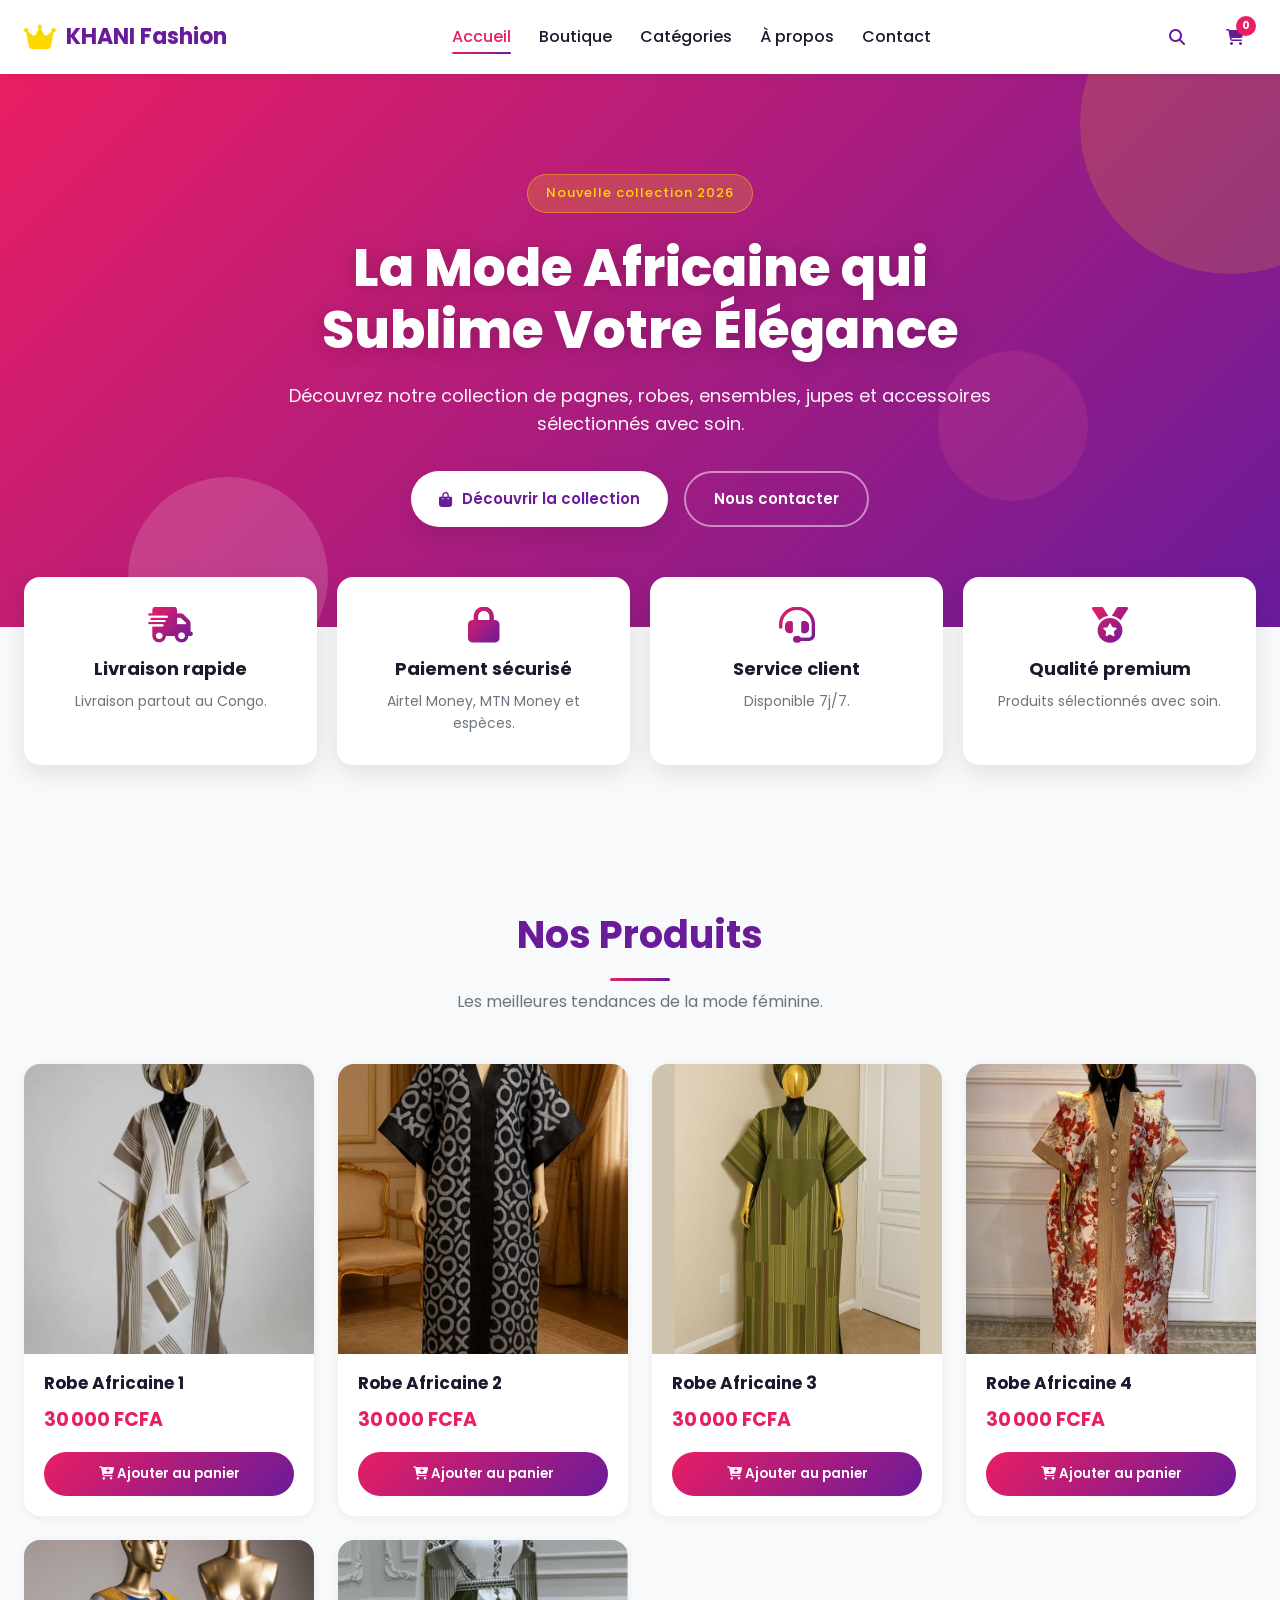
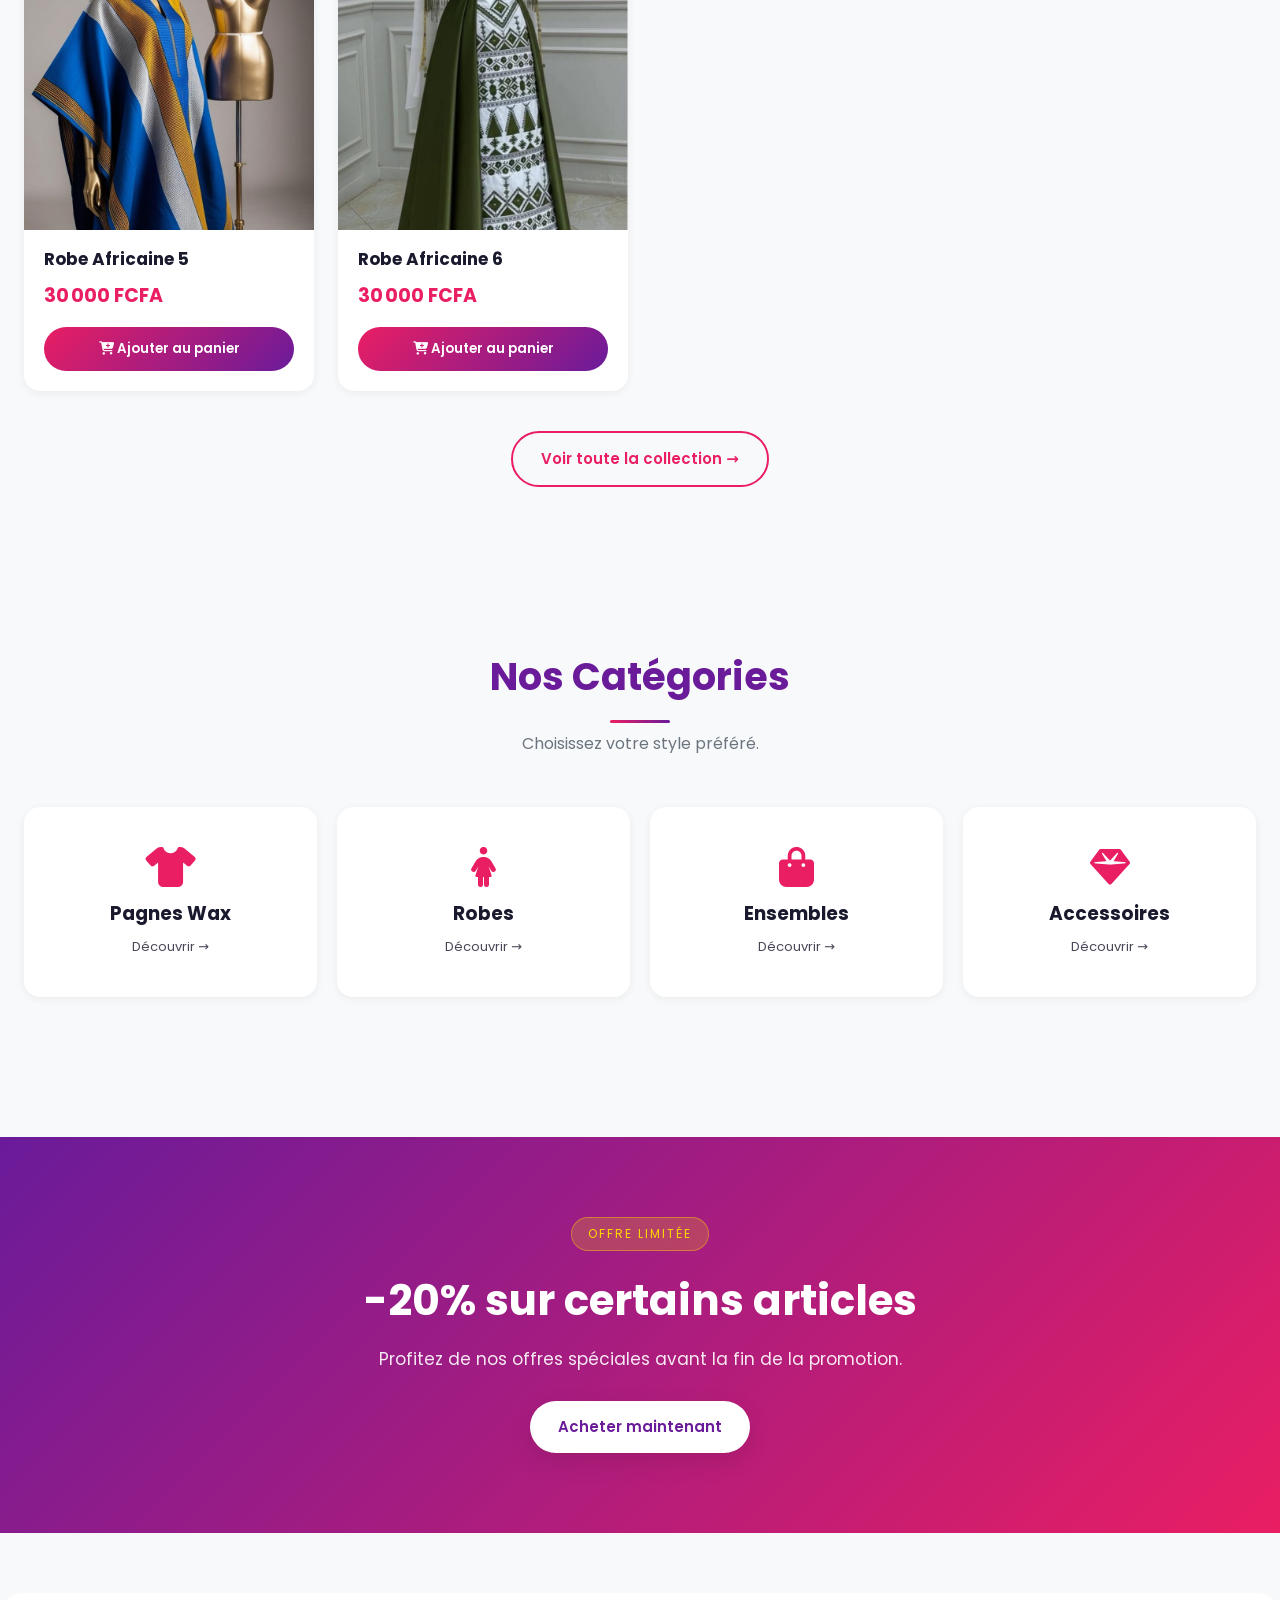
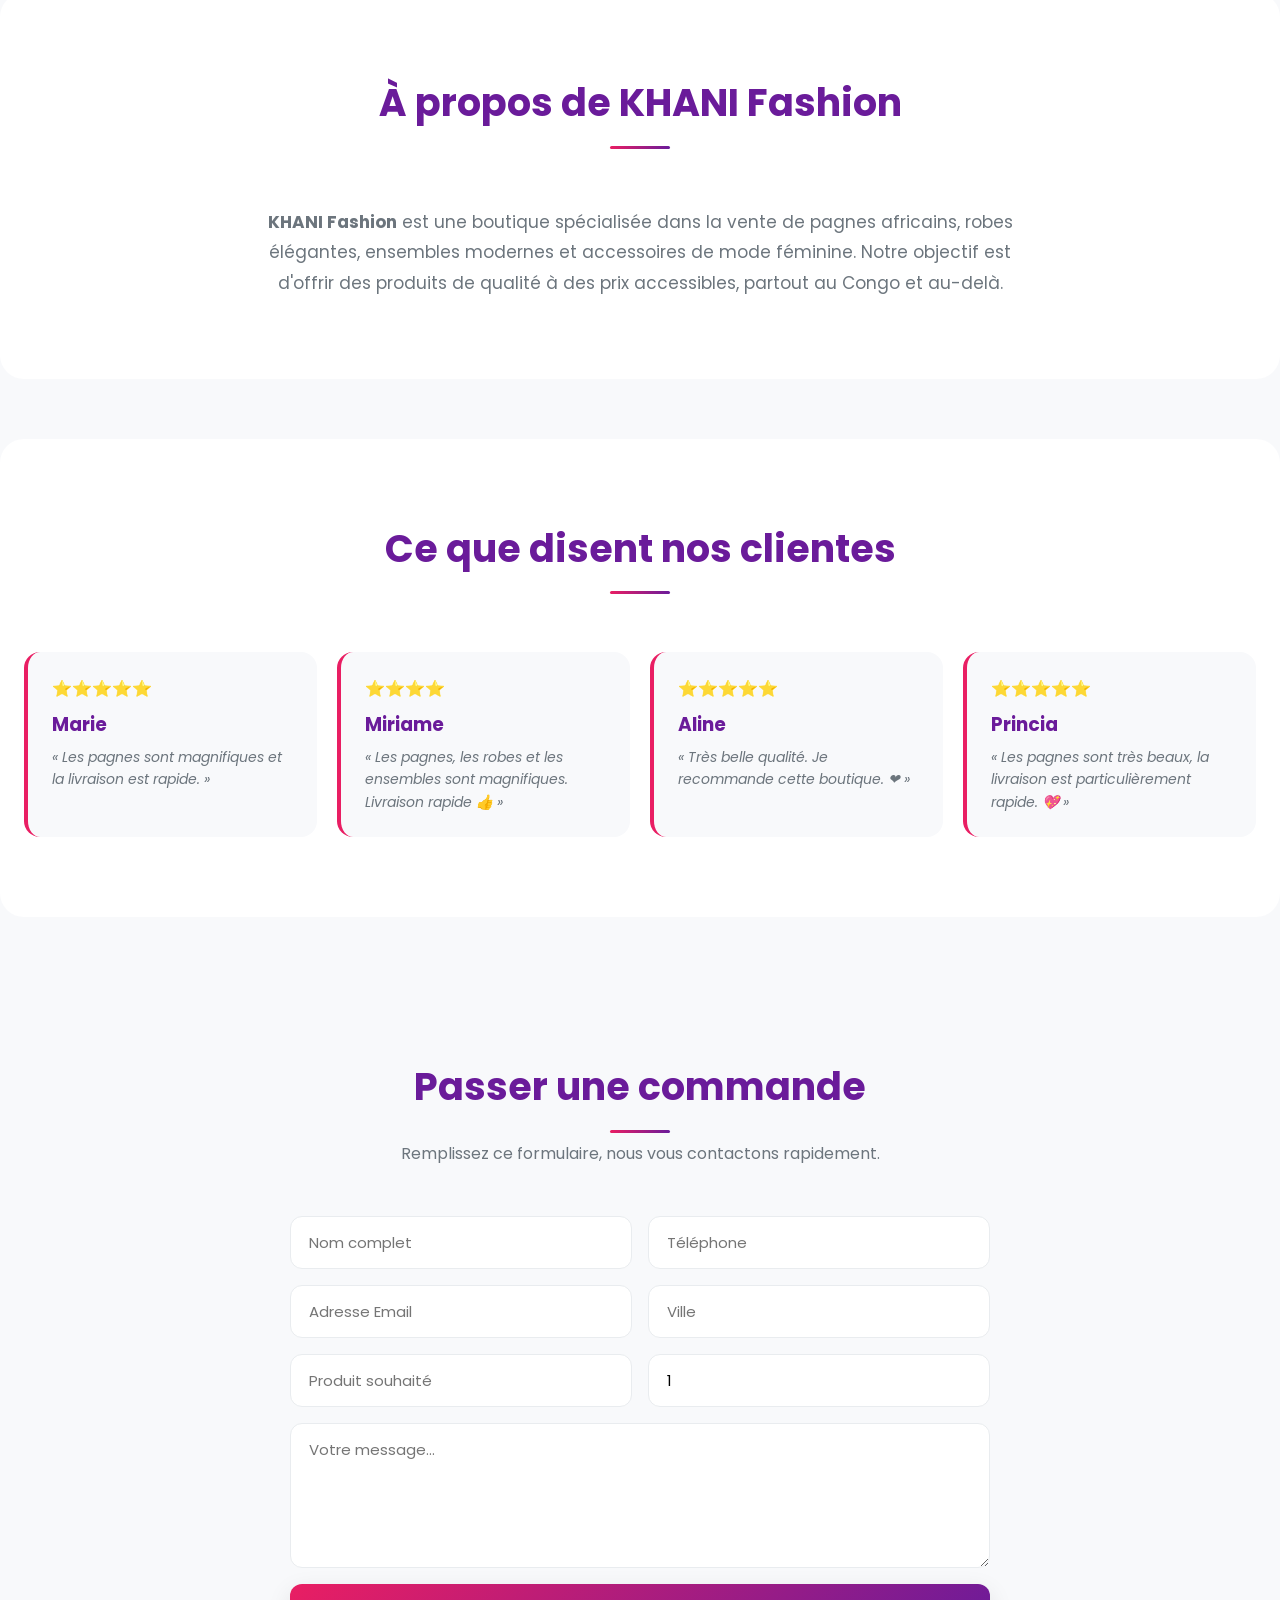
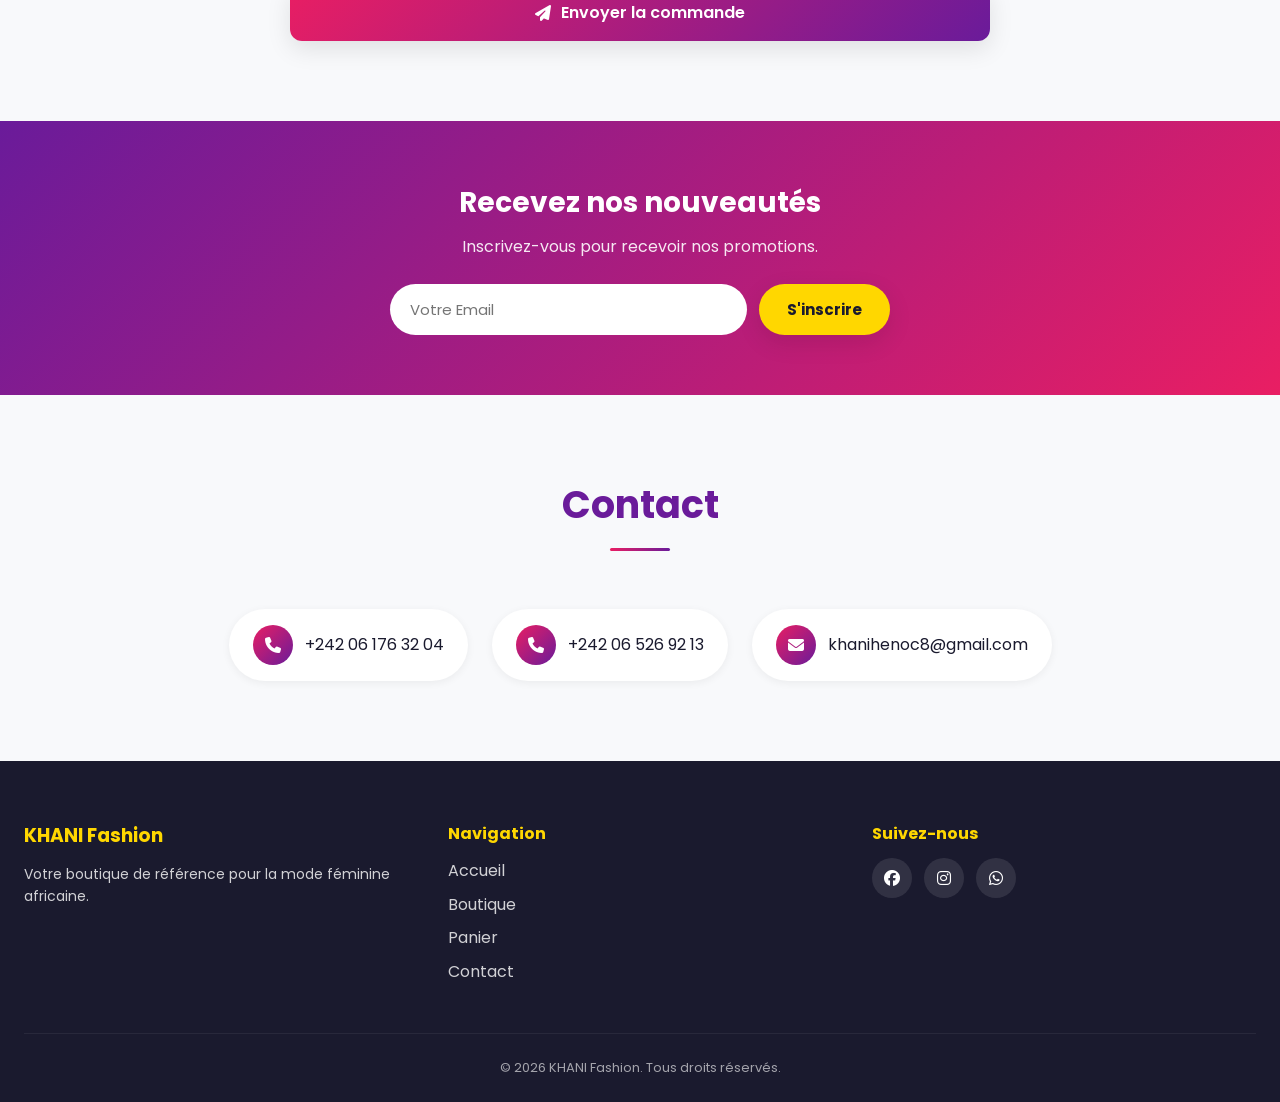
<file: index.html>
﻿<!DOCTYPE html>
<html lang="fr">
<head>
    <meta charset="UTF-8">
    <meta name="viewport" content="width=device-width, initial-scale=1.0">
    <title>KHANI Fashion | Mode Africaine Élégante</title>
    <meta name="description" content="KHANI Fashion - Boutique en ligne de pagnes africains, robes élégantes, ensembles modernes et accessoires de mode féminine au Congo.">
    <meta name="keywords" content="Pagne, Wax, Robe, Mode africaine, Congo, Brazzaville, KHANI">
    <meta property="og:title" content="KHANI Fashion - Mode Africaine Élégante">
    <meta property="og:description" content="Découvrez notre collection de mode africaine moderne">
    <meta property="og:type" content="website">

    <!-- Polices & Icônes -->
    <link rel="preconnect" href="https://fonts.googleapis.com">
    <link rel="preconnect" href="https://fonts.gstatic.com" crossorigin>
    <link href="https://fonts.googleapis.com/css2?family=Poppins:wght@300;400;500;600;700;800&display=swap" rel="stylesheet">
    <link rel="stylesheet" href="https://cdnjs.cloudflare.com/ajax/libs/font-awesome/6.6.0/css/all.min.css">

    <!-- Favicon SVG inline -->
    <link rel="icon" type="image/svg+xml" href="data:image/svg+xml,<svg xmlns='http://www.w3.org/2000/svg' viewBox='0 0 100 100'><text y='.9em' font-size='90'>👑</text></svg>">

    <link rel="stylesheet" href="css/style.css">
</head>
<body>

    <!-- HEADER -->
    <header class="navbar-wrap">
        <nav class="navbar">
            <a href="index.html" class="logo">
                <i class="fa-solid fa-crown"></i>
                <span>KHANI Fashion</span>
            </a>
            <ul class="menu">
                <li><a href="index.html" class="active">Accueil</a></li>
                <li><a href="boutique.html">Boutique</a></li>
                <li><a href="#categories">Catégories</a></li>
                <li><a href="#apropos">À propos</a></li>
                <li><a href="#contact">Contact</a></li>
            </ul>
            <div class="icons">
                <a href="boutique.html" class="icon-btn" title="Rechercher"><i class="fa-solid fa-magnifying-glass"></i></a>
                <a href="panier.html" class="icon-btn panier-link" title="Panier">
                    <i class="fa-solid fa-cart-shopping"></i>
                    <span id="nombrePanier" class="cart-count">0</span>
                </a>
                <button class="menu-toggle" onclick="document.querySelector('.menu').classList.toggle('open')">
                    <i class="fa-solid fa-bars"></i>
                </button>
            </div>
        </nav>
    </header>

    <!-- HERO -->
    <section class="hero">
        <div class="hero-content">
            <span class="hero-badge">Nouvelle collection 2026</span>
            <h1 class="hero-title">La Mode Africaine qui Sublime Votre Élégance</h1>
            <p class="hero-subtitle">
                Découvrez notre collection de pagnes, robes, ensembles, jupes et accessoires
                sélectionnés avec soin.
            </p>
            <div class="hero-actions">
                <a href="boutique.html" class="btn btn-primary">
                    <i class="fa-solid fa-bag-shopping"></i> Découvrir la collection
                </a>
                <a href="#contact" class="btn btn-ghost">Nous contacter</a>
            </div>
        </div>
        <div class="hero-decoration">
            <div class="circle circle-1"></div>
            <div class="circle circle-2"></div>
            <div class="circle circle-3"></div>
        </div>
    </section>

    <!-- AVANTAGES -->
    <section class="services">
        <div class="service-box">
            <i class="fa-solid fa-truck-fast"></i>
            <h3>Livraison rapide</h3>
            <p>Livraison partout au Congo.</p>
        </div>
        <div class="service-box">
            <i class="fa-solid fa-lock"></i>
            <h3>Paiement sécurisé</h3>
            <p>Airtel Money, MTN Money et espèces.</p>
        </div>
        <div class="service-box">
            <i class="fa-solid fa-headset"></i>
            <h3>Service client</h3>
            <p>Disponible 7j/7.</p>
        </div>
        <div class="service-box">
            <i class="fa-solid fa-medal"></i>
            <h3>Qualité premium</h3>
            <p>Produits sélectionnés avec soin.</p>
        </div>
    </section>

    <!-- PRODUITS VEDETTES -->
    <section id="produits" class="section">
        <div class="section-title">
            <h2>Nos Produits</h2>
            <p>Les meilleures tendances de la mode féminine.</p>
        </div>
        <div class="products">
            <div class="loading-state">
                <i class="fa-solid fa-spinner fa-spin"></i> Chargement des produits...
            </div>
        </div>
        <div class="section-action">
            <a href="boutique.html" class="btn btn-outline">Voir toute la collection →</a>
        </div>
    </section>

    <!-- CATÉGORIES -->
    <section id="categories" class="section categories">
        <div class="section-title">
            <h2>Nos Catégories</h2>
            <p>Choisissez votre style préféré.</p>
        </div>
        <div class="category-container">
            <a href="boutique.html" class="category-card">
                <i class="fa-solid fa-shirt"></i>
                <h3>Pagnes Wax</h3>
                <span>Découvrir →</span>
            </a>
            <a href="boutique.html" class="category-card">
                <i class="fa-solid fa-person-dress"></i>
                <h3>Robes</h3>
                <span>Découvrir →</span>
            </a>
            <a href="boutique.html" class="category-card">
                <i class="fa-solid fa-bag-shopping"></i>
                <h3>Ensembles</h3>
                <span>Découvrir →</span>
            </a>
            <a href="boutique.html" class="category-card">
                <i class="fa-solid fa-gem"></i>
                <h3>Accessoires</h3>
                <span>Découvrir →</span>
            </a>
        </div>
    </section>

    <!-- PROMOTION -->
    <section class="promotion">
        <div class="promo-content">
            <span class="promo-badge">OFFRE LIMITÉE</span>
            <h2>-20% sur certains articles</h2>
            <p>Profitez de nos offres spéciales avant la fin de la promotion.</p>
            <a href="boutique.html" class="btn btn-primary">Acheter maintenant</a>
        </div>
    </section>

    <!-- À PROPOS -->
    <section id="apropos" class="section about">
        <div class="section-title">
            <h2>À propos de KHANI Fashion</h2>
        </div>
        <div class="about-content">
            <p>
                <strong>KHANI Fashion</strong> est une boutique spécialisée dans la vente
                de pagnes africains, robes élégantes, ensembles modernes et accessoires
                de mode féminine. Notre objectif est d'offrir des produits de qualité
                à des prix accessibles, partout au Congo et au-delà.
            </p>
        </div>
    </section>

    <!-- TÉMOIGNAGES -->
    <section class="section testimonials">
        <div class="section-title">
            <h2>Ce que disent nos clientes</h2>
        </div>
        <div class="testimonial-container">
            <div class="testimonial">
                <div class="stars">⭐⭐⭐⭐⭐</div>
                <h3>Marie</h3>
                <p>« Les pagnes sont magnifiques et la livraison est rapide. »</p>
            </div>
            <div class="testimonial">
                <div class="stars">⭐⭐⭐⭐</div>
                <h3>Miriame</h3>
                <p>« Les pagnes, les robes et les ensembles sont magnifiques. Livraison rapide 👍 »</p>
            </div>
            <div class="testimonial">
                <div class="stars">⭐⭐⭐⭐⭐</div>
                <h3>Aline</h3>
                <p>« Très belle qualité. Je recommande cette boutique. ❤️ »</p>
            </div>
            <div class="testimonial">
                <div class="stars">⭐⭐⭐⭐⭐</div>
                <h3>Princia</h3>
                <p>« Les pagnes sont très beaux, la livraison est particulièrement rapide. 💖 »</p>
            </div>
        </div>
    </section>

    <!-- COMMANDE RAPIDE -->
    <section id="commande" class="section commande">
        <div class="section-title">
            <h2>Passer une commande</h2>
            <p>Remplissez ce formulaire, nous vous contactons rapidement.</p>
        </div>
        <form id="orderForm" class="form-grid">
            <input type="text" name="nom" placeholder="Nom complet" required>
            <input type="tel" name="telephone" placeholder="Téléphone" required>
            <input type="email" name="email" placeholder="Adresse Email">
            <input type="text" name="ville" placeholder="Ville">
            <input type="text" name="produit" placeholder="Produit souhaité" required>
            <input type="number" name="quantite" placeholder="Quantité" min="1" value="1" required>
            <textarea name="message" rows="5" placeholder="Votre message..."></textarea>
            <button type="submit" class="btn btn-primary btn-block">
                <i class="fa-solid fa-paper-plane"></i> Envoyer la commande
            </button>
        </form>
    </section>

    <!-- NEWSLETTER -->
    <section class="newsletter">
        <h2>Recevez nos nouveautés</h2>
        <p>Inscrivez-vous pour recevoir nos promotions.</p>
        <form class="newsletter-form">
            <input type="email" placeholder="Votre Email" required>
            <button type="submit" class="btn btn-primary">S'inscrire</button>
        </form>
    </section>

    <!-- CONTACT -->
    <section id="contact" class="section contact">
        <div class="section-title">
            <h2>Contact</h2>
        </div>
        <div class="contact-grid">
            <div class="contact-item">
                <i class="fa-solid fa-phone"></i>
                <span data-contact="phone1">+242 06 176 32 04</span>
            </div>
            <div class="contact-item">
                <i class="fa-solid fa-phone"></i>
                <span data-contact="phone2">+242 06 526 92 13</span>
            </div>
            <div class="contact-item">
                <i class="fa-solid fa-envelope"></i>
                <span data-contact="email">khanihenoc8@gmail.com</span>
            </div>
        </div>
    </section>

    <!-- FOOTER -->
    <footer>
        <div class="footer-grid">
            <div>
                <h3>KHANI Fashion</h3>
                <p>Votre boutique de référence pour la mode féminine africaine.</p>
            </div>
            <div>
                <h4>Navigation</h4>
                <ul>
                    <li><a href="index.html">Accueil</a></li>
                    <li><a href="boutique.html">Boutique</a></li>
                    <li><a href="panier.html">Panier</a></li>
                    <li><a href="#contact">Contact</a></li>
                </ul>
            </div>
            <div>
                <h4>Suivez-nous</h4>
                <div class="social">
                    <a href="#" aria-label="Facebook"><i class="fab fa-facebook"></i></a>
                    <a href="#" aria-label="Instagram"><i class="fab fa-instagram"></i></a>
                    <a href="#" aria-label="WhatsApp"><i class="fab fa-whatsapp"></i></a>
                </div>
            </div>
        </div>
        <p class="footer-copy">© 2026 KHANI Fashion. Tous droits réservés.</p>
    </footer>

    <script src="js/config.js"></script>
    <script src="js/fallback.js"></script>
    <script src="js/supabase.js"></script>
    <script src="js/script.js"></script>
</body>
</html>
</file>
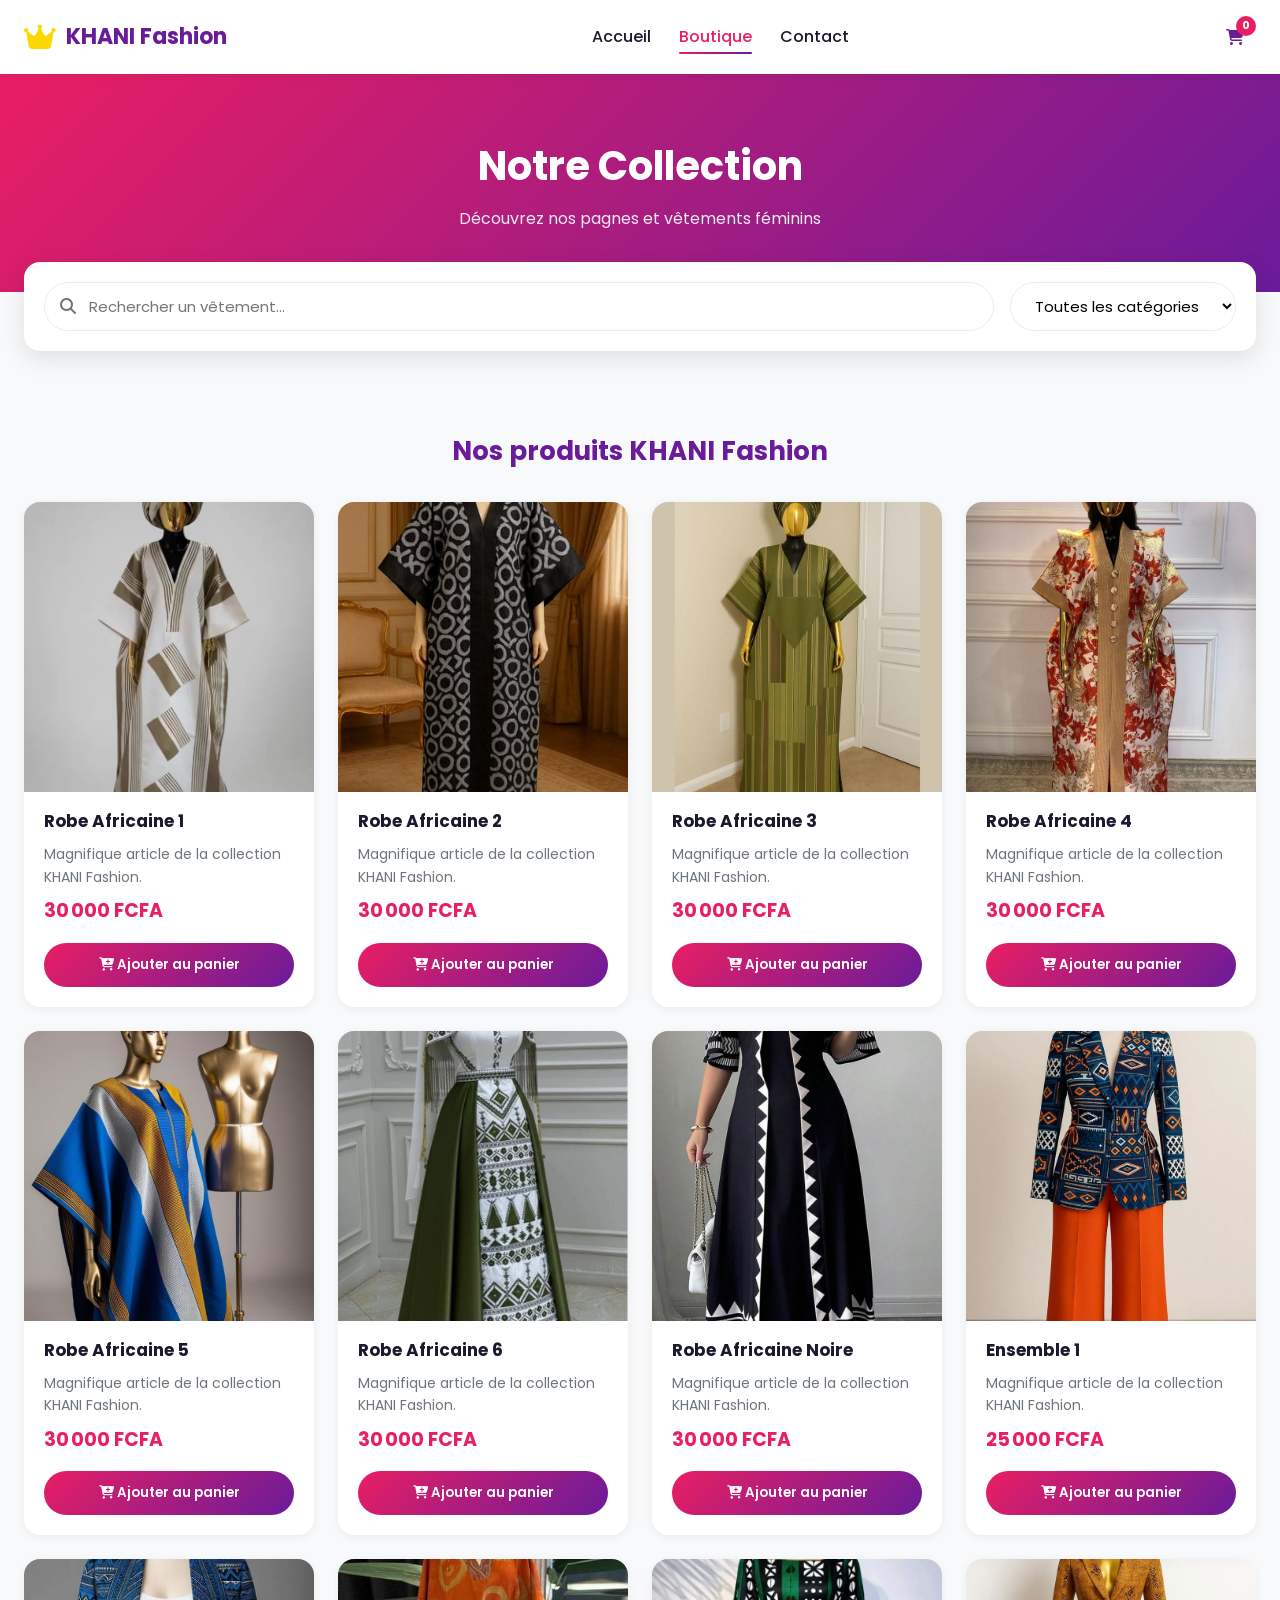
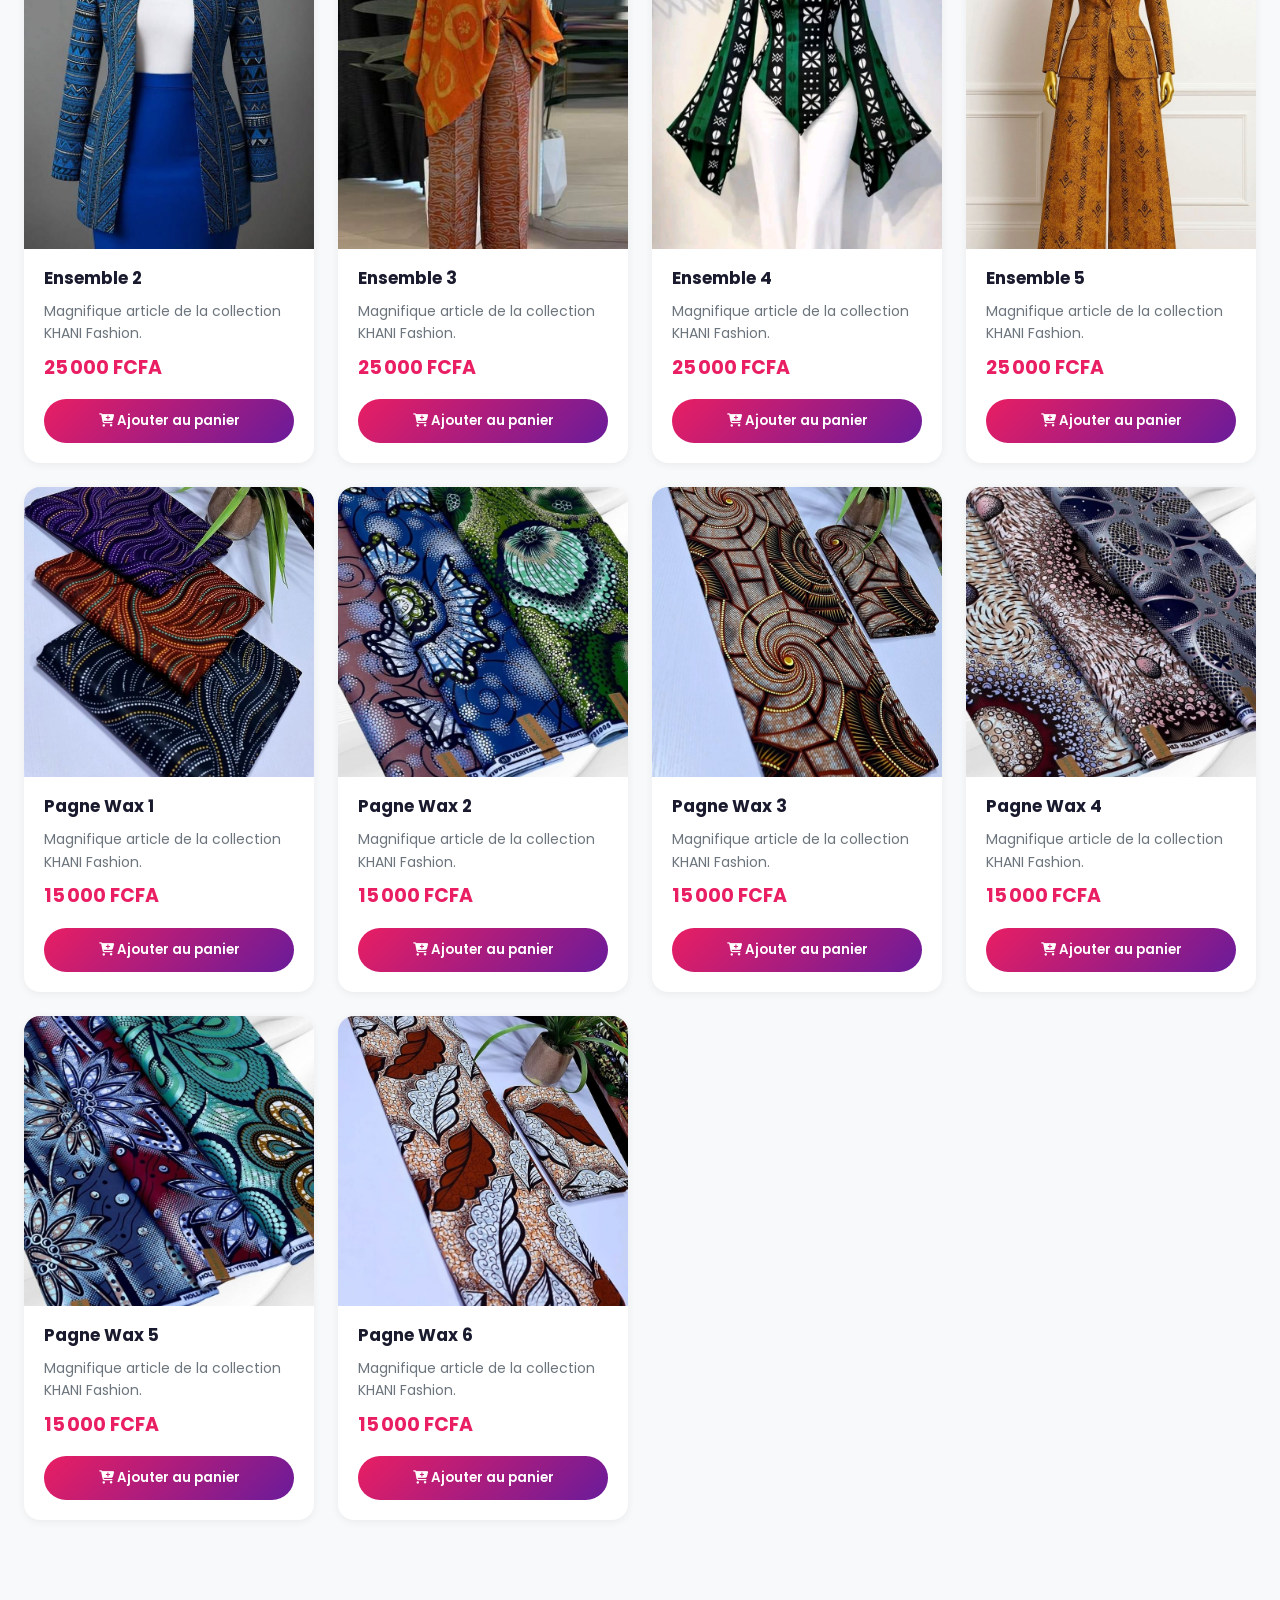
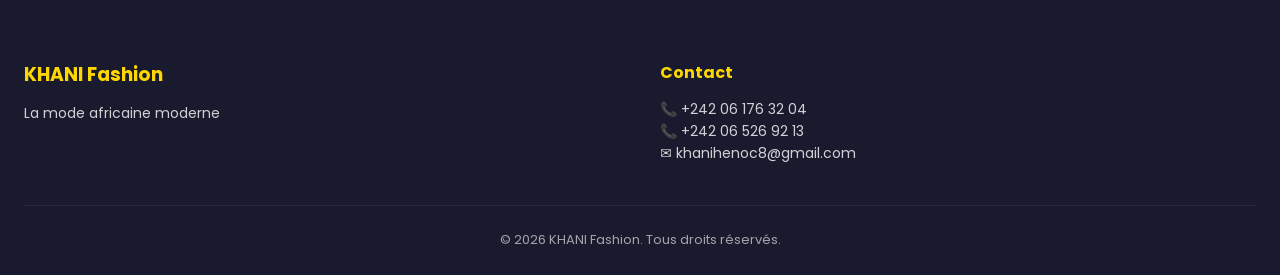
<file: boutique.html>
﻿<!DOCTYPE html>
<html lang="fr">
<head>
    <meta charset="UTF-8">
    <meta name="viewport" content="width=device-width, initial-scale=1.0">
    <title>Boutique | KHANI Fashion</title>
    <link rel="icon" type="image/svg+xml" href="data:image/svg+xml,<svg xmlns='http://www.w3.org/2000/svg' viewBox='0 0 100 100'><text y='.9em' font-size='90'>👑</text></svg>">
    <link rel="stylesheet" href="css/style.css">
    <link rel="stylesheet" href="https://cdnjs.cloudflare.com/ajax/libs/font-awesome/6.6.0/css/all.min.css">
    <link rel="preconnect" href="https://fonts.googleapis.com">
    <link rel="preconnect" href="https://fonts.gstatic.com" crossorigin>
    <link href="https://fonts.googleapis.com/css2?family=Poppins:wght@300;400;500;600;700;800&display=swap" rel="stylesheet">
</head>
<body>

    <header class="navbar-wrap">
        <nav class="navbar">
            <a href="index.html" class="logo">
                <i class="fa-solid fa-crown"></i>
                <span>KHANI Fashion</span>
            </a>
            <ul class="menu">
                <li><a href="index.html">Accueil</a></li>
                <li><a href="boutique.html" class="active">Boutique</a></li>
                <li><a href="index.html#contact">Contact</a></li>
            </ul>
            <div class="icons">
                <a href="panier.html" class="icon-btn panier-link">
                    <i class="fa-solid fa-cart-shopping"></i>
                    <span id="nombrePanier" class="cart-count">0</span>
                </a>
                <button class="menu-toggle" onclick="document.querySelector('.menu').classList.toggle('open')">
                    <i class="fa-solid fa-bars"></i>
                </button>
            </div>
        </nav>
    </header>

    <section class="page-header">
        <h1>Notre Collection</h1>
        <p>Découvrez nos pagnes et vêtements féminins</p>
    </section>

    <section class="filtres-section">
        <div class="filtres">
            <div class="filtre-search">
                <i class="fa-solid fa-magnifying-glass"></i>
                <input type="search" id="rechercheProduit" placeholder="Rechercher un vêtement...">
            </div>
            <select id="filtreCategorie">
                <option value="all">Toutes les catégories</option>
            </select>
        </div>
    </section>

    <section class="produits-section">
        <h2>Nos produits KHANI Fashion</h2>
        <div id="listeProduits" class="produits-grid">
            <div class="loading-state">
                <i class="fa-solid fa-spinner fa-spin"></i> Chargement...
            </div>
        </div>
    </section>

    <footer>
        <div class="footer-grid">
            <div>
                <h3>KHANI Fashion</h3>
                <p>La mode africaine moderne</p>
            </div>
            <div>
                <h4>Contact</h4>
                <p>📞 <span data-contact="phone1">+242 06 176 32 04</span></p>
                <p>📞 <span data-contact="phone2">+242 06 526 92 13</span></p>
                <p>✉ <span data-contact="email">khanihenoc8@gmail.com</span></p>
            </div>
        </div>
        <p class="footer-copy">© 2026 KHANI Fashion. Tous droits réservés.</p>
    </footer>

    <script src="js/config.js"></script>
    <script src="js/fallback.js"></script>
    <script src="js/supabase.js"></script>
    <script src="js/script.js"></script>
</body>
</html>
</file>
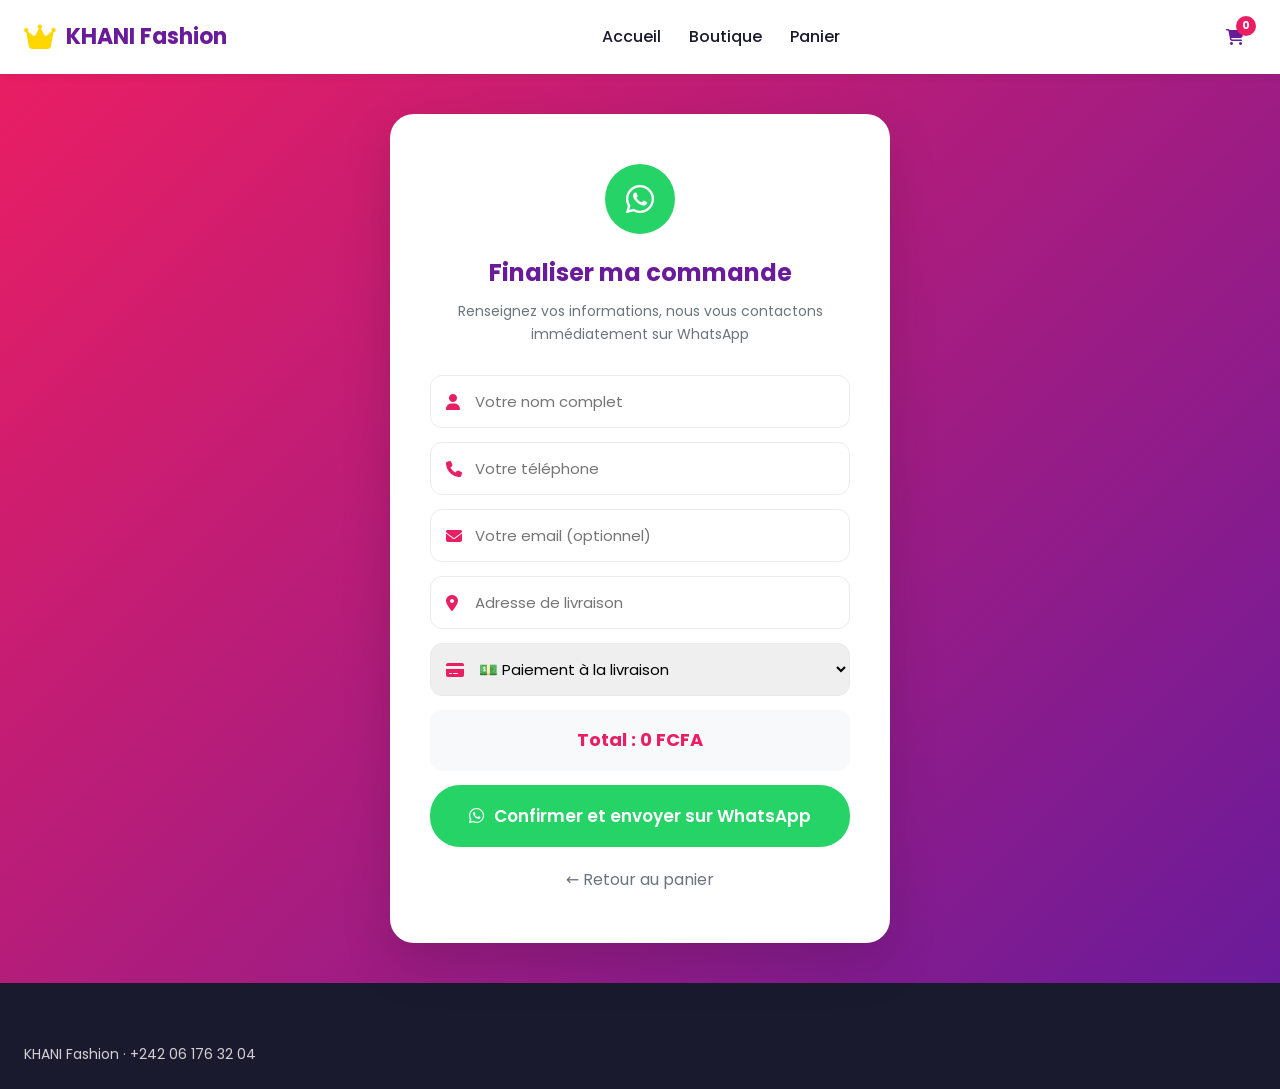
<file: commande.html>
﻿<!DOCTYPE html>
<html lang="fr">
<head>
    <meta charset="UTF-8">
    <meta name="viewport" content="width=device-width, initial-scale=1.0">
    <title>Commande | KHANI Fashion</title>
    <link rel="icon" type="image/svg+xml" href="data:image/svg+xml,<svg xmlns='http://www.w3.org/2000/svg' viewBox='0 0 100 100'><text y='.9em' font-size='90'>👑</text></svg>">
    <link rel="stylesheet" href="css/style.css">
    <link rel="stylesheet" href="https://cdnjs.cloudflare.com/ajax/libs/font-awesome/6.6.0/css/all.min.css">
    <link rel="preconnect" href="https://fonts.googleapis.com">
    <link rel="preconnect" href="https://fonts.gstatic.com" crossorigin>
    <link href="https://fonts.googleapis.com/css2?family=Poppins:wght@300;400;500;600;700;800&display=swap" rel="stylesheet">
</head>
<body>

    <header class="navbar-wrap">
        <nav class="navbar">
            <a href="index.html" class="logo">
                <i class="fa-solid fa-crown"></i>
                <span>KHANI Fashion</span>
            </a>
            <ul class="menu">
                <li><a href="index.html">Accueil</a></li>
                <li><a href="boutique.html">Boutique</a></li>
                <li><a href="panier.html">Panier</a></li>
            </ul>
            <div class="icons">
                <a href="panier.html" class="icon-btn panier-link">
                    <i class="fa-solid fa-cart-shopping"></i>
                    <span id="nombrePanier" class="cart-count">0</span>
                </a>
            </div>
        </nav>
    </header>

    <section class="commande-section">
        <div class="commande-card">
            <div class="commande-icon">
                <i class="fa-brands fa-whatsapp"></i>
            </div>
            <h1>Finaliser ma commande</h1>
            <p class="commande-subtitle">
                Renseignez vos informations, nous vous contactons immédiatement sur WhatsApp
            </p>

            <form id="formCommande" class="form-stack">
                <div class="input-icon">
                    <i class="fa-solid fa-user"></i>
                    <input type="text" id="nomClient" placeholder="Votre nom complet" required>
                </div>
                <div class="input-icon">
                    <i class="fa-solid fa-phone"></i>
                    <input type="tel" id="telephoneClient" placeholder="Votre téléphone" required>
                </div>
                <div class="input-icon">
                    <i class="fa-solid fa-envelope"></i>
                    <input type="email" id="emailClient" placeholder="Votre email (optionnel)">
                </div>
                <div class="input-icon">
                    <i class="fa-solid fa-location-dot"></i>
                    <input type="text" id="adresseClient" placeholder="Adresse de livraison" required>
                </div>
                <div class="input-icon">
                    <i class="fa-solid fa-credit-card"></i>
                    <select id="paiementClient">
                        <option value="livraison">💵 Paiement à la livraison</option>
                        <option value="mobile_money">📱 Mobile Money (Airtel / MTN)</option>
                    </select>
                </div>

                <div class="commande-recap">
                    <strong>Total : <span id="totalPrix">0</span> FCFA</strong>
                </div>

                <button type="submit" class="btn btn-whatsapp btn-large">
                    <i class="fa-brands fa-whatsapp"></i> Confirmer et envoyer sur WhatsApp
                </button>
            </form>

            <a href="panier.html" class="back-link">← Retour au panier</a>
        </div>
    </section>

    <footer>
        <p>KHANI Fashion · <span data-contact="phone1">+242 06 176 32 04</span></p>
    </footer>

    <script src="js/config.js"></script>
    <script src="js/fallback.js"></script>
    <script src="js/supabase.js"></script>
    <script src="js/script.js"></script>
</body>
</html>
</file>
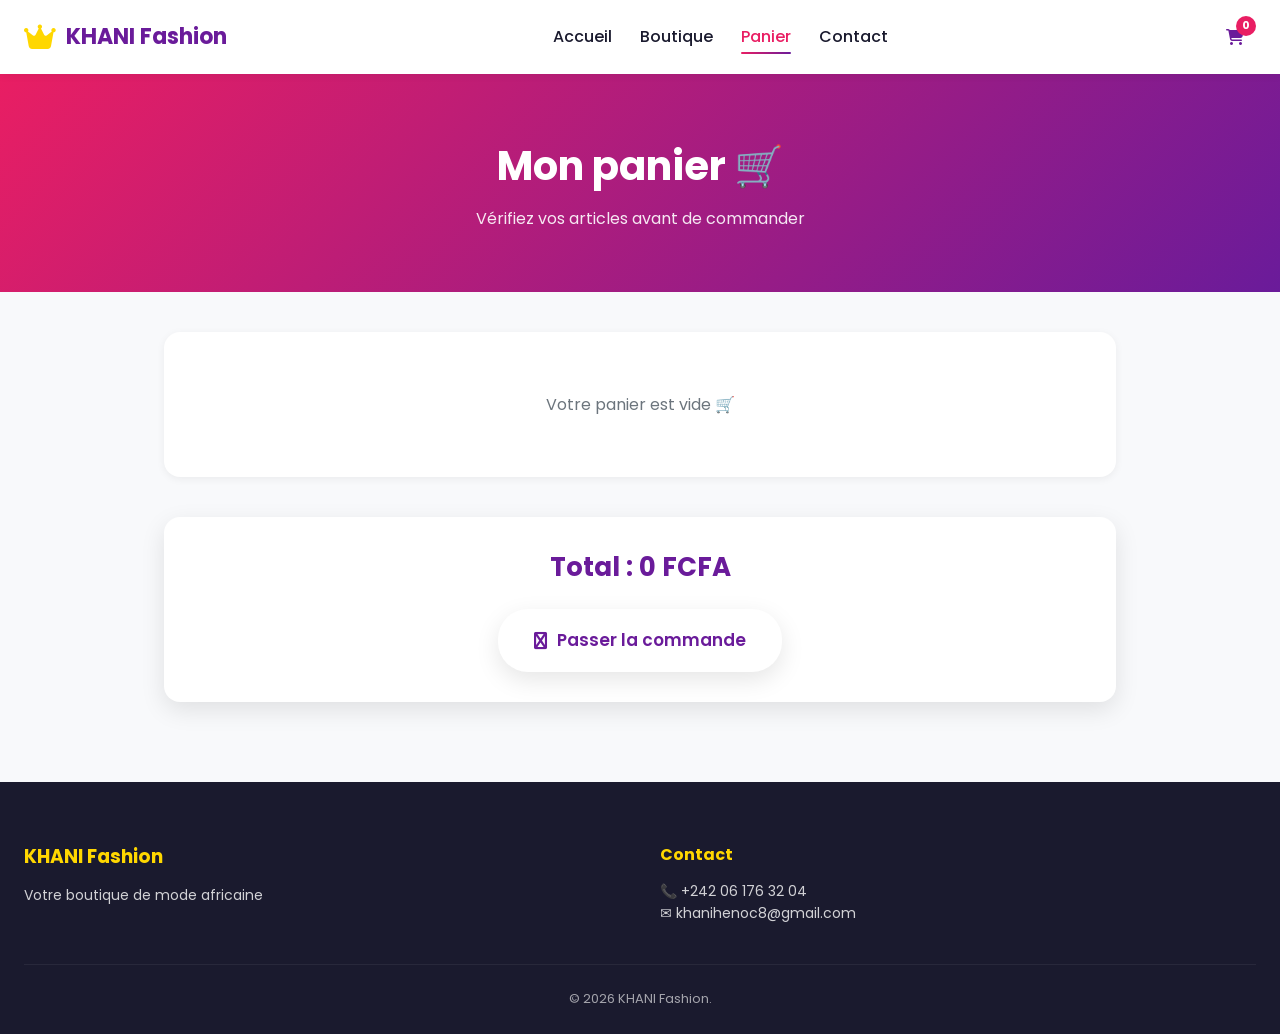
<file: panier.html>
﻿<!DOCTYPE html>
<html lang="fr">
<head>
    <meta charset="UTF-8">
    <meta name="viewport" content="width=device-width, initial-scale=1.0">
    <title>Panier | KHANI Fashion</title>
    <link rel="icon" type="image/svg+xml" href="data:image/svg+xml,<svg xmlns='http://www.w3.org/2000/svg' viewBox='0 0 100 100'><text y='.9em' font-size='90'>👑</text></svg>">
    <link rel="stylesheet" href="css/style.css">
    <link rel="stylesheet" href="https://cdnjs.cloudflare.com/ajax/libs/font-awesome/6.6.0/css/all.min.css">
    <link rel="preconnect" href="https://fonts.googleapis.com">
    <link rel="preconnect" href="https://fonts.gstatic.com" crossorigin>
    <link href="https://fonts.googleapis.com/css2?family=Poppins:wght@300;400;500;600;700;800&display=swap" rel="stylesheet">
</head>
<body>

    <header class="navbar-wrap">
        <nav class="navbar">
            <a href="index.html" class="logo">
                <i class="fa-solid fa-crown"></i>
                <span>KHANI Fashion</span>
            </a>
            <ul class="menu">
                <li><a href="index.html">Accueil</a></li>
                <li><a href="boutique.html">Boutique</a></li>
                <li><a href="panier.html" class="active">Panier</a></li>
                <li><a href="index.html#contact">Contact</a></li>
            </ul>
            <div class="icons">
                <a href="panier.html" class="icon-btn panier-link">
                    <i class="fa-solid fa-cart-shopping"></i>
                    <span id="nombrePanier" class="cart-count">0</span>
                </a>
                <button class="menu-toggle" onclick="document.querySelector('.menu').classList.toggle('open')">
                    <i class="fa-solid fa-bars"></i>
                </button>
            </div>
        </nav>
    </header>

    <section class="page-header">
        <h1>Mon panier 🛒</h1>
        <p>Vérifiez vos articles avant de commander</p>
    </section>

    <section class="panier-section">
        <div id="contenuPanier" class="panier-list"></div>

        <div class="total-panier">
            <h2>Total : <span id="totalPrix">0</span> FCFA</h2>
            <a href="commande.html" class="btn btn-primary btn-large" id="btnCommander">
                <i class="fa-solid fa-whatsapp"></i> Passer la commande
            </a>
        </div>
    </section>

    <footer>
        <div class="footer-grid">
            <div>
                <h3>KHANI Fashion</h3>
                <p>Votre boutique de mode africaine</p>
            </div>
            <div>
                <h4>Contact</h4>
                <p>📞 <span data-contact="phone1">+242 06 176 32 04</span></p>
                <p>✉ <span data-contact="email">khanihenoc8@gmail.com</span></p>
            </div>
        </div>
        <p class="footer-copy">© 2026 KHANI Fashion.</p>
    </footer>

    <script src="js/config.js"></script>
    <script src="js/fallback.js"></script>
    <script src="js/supabase.js"></script>
    <script src="js/script.js"></script>
</body>
</html>
</file>
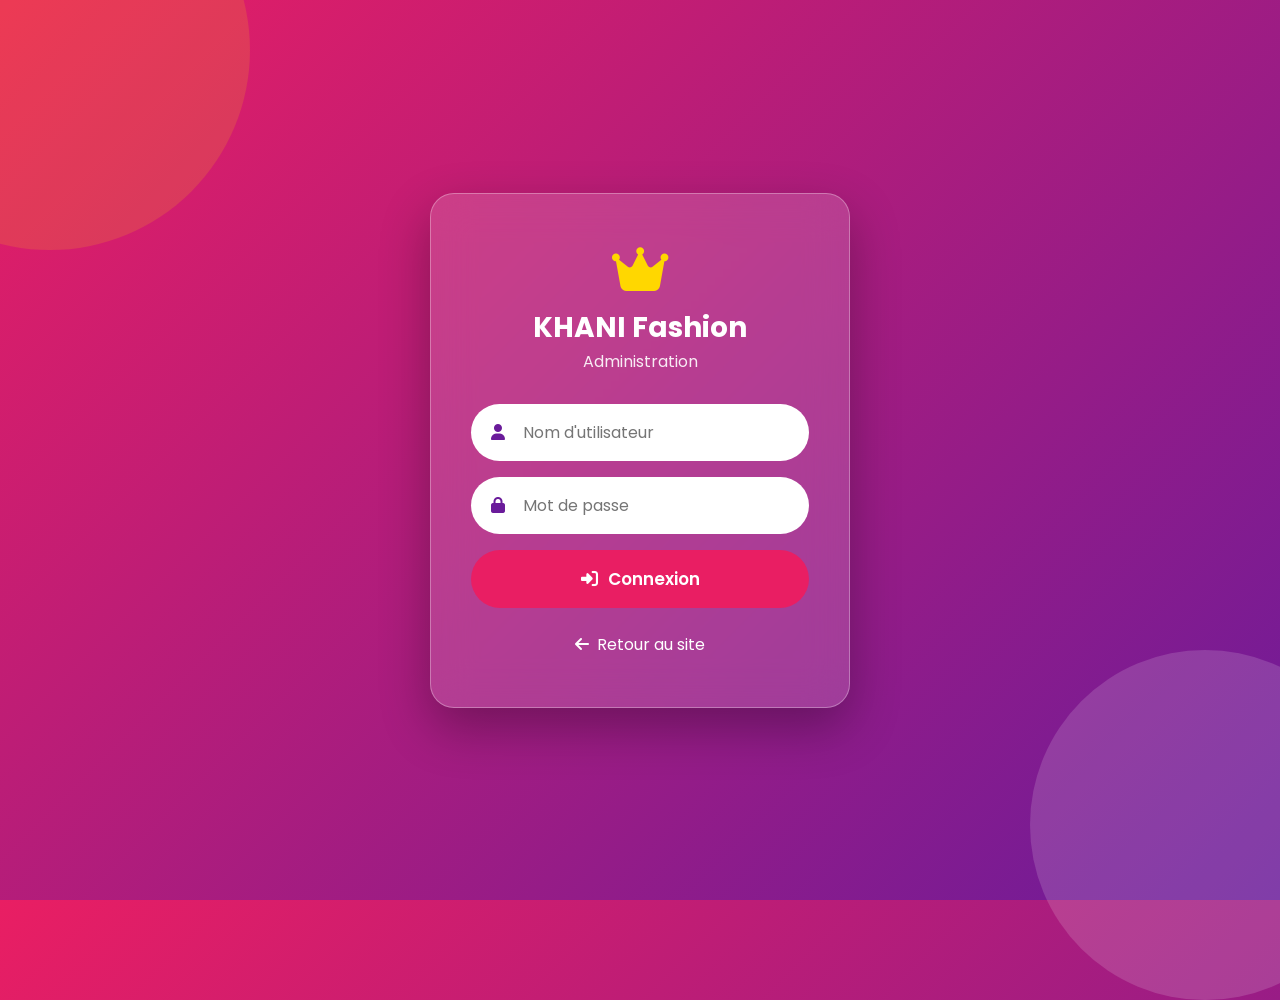
<file: admin/categories.html>
﻿<!DOCTYPE html>
<html lang="fr">
<head>
    <meta charset="UTF-8">
    <meta name="viewport" content="width=device-width, initial-scale=1.0">
    <title>Catégories | KHANI Fashion Admin</title>
    <link rel="icon" type="image/svg+xml" href="data:image/svg+xml,<svg xmlns='http://www.w3.org/2000/svg' viewBox='0 0 100 100'><text y='.9em' font-size='90'>👑</text></svg>">
    <link rel="stylesheet" href="../css/admin.css">
    <link rel="stylesheet" href="https://cdnjs.cloudflare.com/ajax/libs/font-awesome/6.6.0/css/all.min.css">
    <link href="https://fonts.googleapis.com/css2?family=Poppins:wght@300;400;500;600;700;800&display=swap" rel="stylesheet">
</head>
<body class="dashboard-body" data-page="categories">

    <aside class="sidebar">
        <div class="admin-logo">
            <i class="fa-solid fa-crown"></i>
            <h2>KHANI</h2>
            <p>ADMIN</p>
        </div>
        <ul>
            <li><a href="dashboard.html"><i class="fa-solid fa-chart-line"></i> Dashboard</a></li>
            <li><a href="produits.html"><i class="fa-solid fa-shirt"></i> Produits</a></li>
            <li class="active"><a href="categories.html"><i class="fa-solid fa-folder"></i> Catégories</a></li>
            <li><a href="commandes.html"><i class="fa-solid fa-cart-shopping"></i> Commandes</a></li>
            <li><a href="statistiques.html"><i class="fa-solid fa-chart-pie"></i> Statistiques</a></li>
            <li><a href="parametres.html"><i class="fa-solid fa-gear"></i> Paramètres</a></li>
        </ul>
        <button id="logoutBtn" class="logout-btn">
            <i class="fa-solid fa-right-from-bracket"></i>
            <span>Déconnexion</span>
        </button>
    </aside>

    <main class="dashboard">
        <header class="dashboard-header">
            <div>
                <h1>Gestion des catégories 📁</h1>
                <p>Organisez vos collections</p>
            </div>
        </header>

        <section class="dashboard-box">
            <h2><i class="fa-solid fa-plus-circle"></i> Ajouter une catégorie</h2>
            <form id="categorieForm" class="admin-form" enctype="multipart/form-data">
                <input type="text" id="nomCategorie" name="nom" placeholder="Nom de la catégorie" required>
                <input type="text" id="descCategorie" name="description" placeholder="Description (optionnel)">

                <div class="upload-zone">
                    <label for="imageCategorie" class="upload-label">
                        <i class="fa-solid fa-image"></i>
                        <span>Image de la catégorie (optionnel)</span>
                        <input type="file" id="imageCategorie" name="image" accept="image/*" onchange="previewImage(this, 'catImagePreview')">
                    </label>
                    <img id="catImagePreview" alt="Aperçu" style="display:none">
                </div>

                <button type="submit" class="btn-primary">
                    <i class="fa-solid fa-plus"></i> Ajouter catégorie
                </button>
            </form>
        </section>

        <section class="dashboard-box">
            <h2><i class="fa-solid fa-list"></i> Mes catégories</h2>
            <div id="listeCategories"></div>
        </section>
    </main>

    <script src="../js/admin.js"></script>
</body>
</html>
</file>
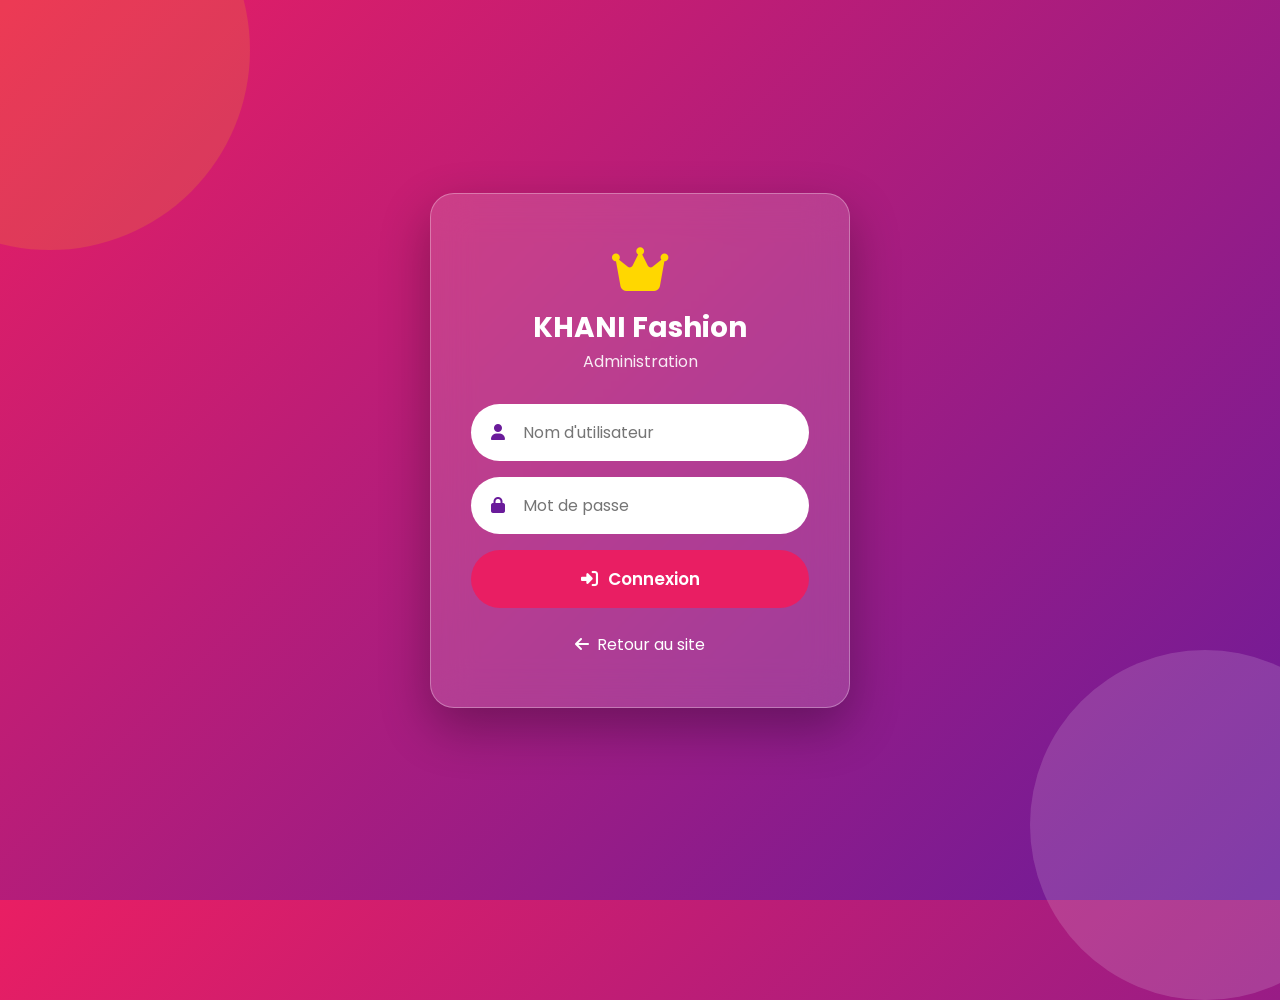
<file: admin/commandes.html>
﻿<!DOCTYPE html>
<html lang="fr">
<head>
    <meta charset="UTF-8">
    <meta name="viewport" content="width=device-width, initial-scale=1.0">
    <title>Commandes | KHANI Fashion Admin</title>
    <link rel="icon" type="image/svg+xml" href="data:image/svg+xml,<svg xmlns='http://www.w3.org/2000/svg' viewBox='0 0 100 100'><text y='.9em' font-size='90'>👑</text></svg>">
    <link rel="stylesheet" href="../css/admin.css">
    <link rel="stylesheet" href="https://cdnjs.cloudflare.com/ajax/libs/font-awesome/6.6.0/css/all.min.css">
    <link href="https://fonts.googleapis.com/css2?family=Poppins:wght@300;400;500;600;700;800&display=swap" rel="stylesheet">
</head>
<body class="dashboard-body" data-page="commandes">

    <aside class="sidebar">
        <div class="admin-logo">
            <i class="fa-solid fa-crown"></i>
            <h2>KHANI</h2>
            <p>ADMIN</p>
        </div>
        <ul>
            <li><a href="dashboard.html"><i class="fa-solid fa-chart-line"></i> Dashboard</a></li>
            <li><a href="produits.html"><i class="fa-solid fa-shirt"></i> Produits</a></li>
            <li><a href="categories.html"><i class="fa-solid fa-folder"></i> Catégories</a></li>
            <li class="active"><a href="commandes.html"><i class="fa-solid fa-cart-shopping"></i> Commandes</a></li>
            <li><a href="statistiques.html"><i class="fa-solid fa-chart-pie"></i> Statistiques</a></li>
            <li><a href="parametres.html"><i class="fa-solid fa-gear"></i> Paramètres</a></li>
        </ul>
        <button id="logoutBtn" class="logout-btn">
            <i class="fa-solid fa-right-from-bracket"></i>
            <span>Déconnexion</span>
        </button>
    </aside>

    <main class="dashboard">
        <header class="dashboard-header">
            <div>
                <h1>Commandes clients 🛒</h1>
                <p>Suivi des ventes KHANI Fashion</p>
            </div>
            <div class="filter-tabs">
                <button class="filter-tab active" onclick="filterCommandes('all', this)">Toutes</button>
                <button class="filter-tab" onclick="filterCommandes('en_attente', this)">En attente</button>
                <button class="filter-tab" onclick="filterCommandes('confirmee', this)">Confirmées</button>
                <button class="filter-tab" onclick="filterCommandes('livree', this)">Livrées</button>
            </div>
        </header>

        <section class="dashboard-box">
            <div id="listeCommandes"></div>
        </section>
    </main>

    <script src="../js/admin.js"></script>
    <script>
        function filterCommandes(filter, btn) {
            document.querySelectorAll('.filter-tab').forEach(b => b.classList.remove('active'));
            btn.classList.add('active');
            renderCommandesAdmin(filter);
        }
    </script>
</body>
</html>
</file>
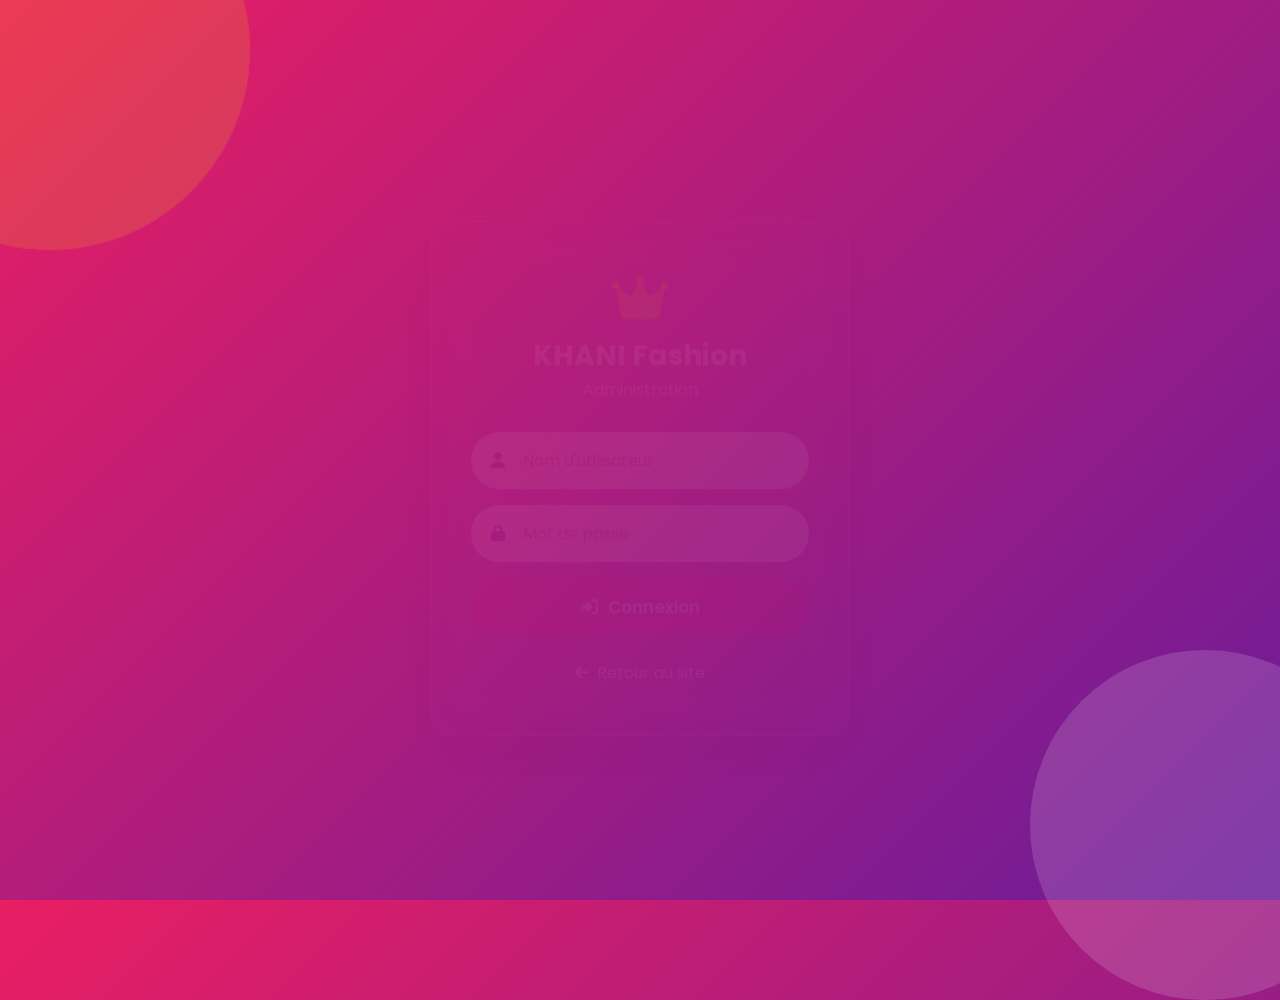
<file: admin/dashboard.html>
﻿<!DOCTYPE html>
<html lang="fr">
<head>
    <meta charset="UTF-8">
    <meta name="viewport" content="width=device-width, initial-scale=1.0">
    <title>Dashboard | KHANI Fashion Admin</title>
    <link rel="icon" type="image/svg+xml" href="data:image/svg+xml,<svg xmlns='http://www.w3.org/2000/svg' viewBox='0 0 100 100'><text y='.9em' font-size='90'>👑</text></svg>">
    <link rel="stylesheet" href="../css/admin.css">
    <link rel="stylesheet" href="https://cdnjs.cloudflare.com/ajax/libs/font-awesome/6.6.0/css/all.min.css">
    <link href="https://fonts.googleapis.com/css2?family=Poppins:wght@300;400;500;600;700;800&display=swap" rel="stylesheet">
</head>
<body class="dashboard-body" data-page="dashboard">

    <aside class="sidebar">
        <div class="admin-logo">
            <i class="fa-solid fa-crown"></i>
            <h2>KHANI</h2>
            <p>ADMIN</p>
        </div>
        <ul>
            <li class="active"><a href="dashboard.html"><i class="fa-solid fa-chart-line"></i> Dashboard</a></li>
            <li><a href="produits.html"><i class="fa-solid fa-shirt"></i> Produits</a></li>
            <li><a href="categories.html"><i class="fa-solid fa-folder"></i> Catégories</a></li>
            <li><a href="commandes.html"><i class="fa-solid fa-cart-shopping"></i> Commandes</a></li>
            <li><a href="statistiques.html"><i class="fa-solid fa-chart-pie"></i> Statistiques</a></li>
            <li><a href="parametres.html"><i class="fa-solid fa-gear"></i> Paramètres</a></li>
        </ul>
        <button id="logoutBtn" class="logout-btn">
            <i class="fa-solid fa-right-from-bracket"></i>
            <span>Déconnexion</span>
        </button>
    </aside>

    <main class="dashboard">
        <header class="dashboard-header">
            <div>
                <h1>Bonjour <span data-admin="nom">Admin</span> 👋</h1>
                <p>Bienvenue dans votre tableau de bord KHANI Fashion</p>
            </div>
            <div class="admin-user">
                <i class="fa-solid fa-user-circle"></i>
            </div>
        </header>

        <section class="stats">
            <div class="stat-card stat-card--rose">
                <i class="fa-solid fa-money-bill-wave"></i>
                <div>
                    <h3 id="statVentes">0 FCFA</h3>
                    <p>Chiffre d'affaires</p>
                </div>
            </div>
            <div class="stat-card stat-card--violet">
                <i class="fa-solid fa-cart-shopping"></i>
                <div>
                    <h3 id="statCommandes">0</h3>
                    <p>Commandes</p>
                </div>
            </div>
            <div class="stat-card stat-card--gold">
                <i class="fa-solid fa-shirt"></i>
                <div>
                    <h3 id="statProduits">0</h3>
                    <p>Produits actifs</p>
                </div>
            </div>
            <div class="stat-card stat-card--violet">
                <i class="fa-solid fa-users"></i>
                <div>
                    <h3 id="statVisiteurs">0</h3>
                    <p>Visiteurs</p>
                </div>
            </div>
            <div class="stat-card stat-card--rose">
                <i class="fa-solid fa-star"></i>
                <div>
                    <h3 id="statTopProduit">-</h3>
                    <p>Produit populaire</p>
                </div>
            </div>
        </section>

        <div class="dashboard-grid-2">
            <section class="dashboard-box">
                <h2><i class="fa-solid fa-clock-rotate-left"></i> Activités récentes</h2>
                <div id="activitesRecentes"></div>
            </section>

            <section class="dashboard-box">
                <h2><i class="fa-solid fa-chart-bar"></i> Ventes 7 derniers jours</h2>
                <div id="graphiqueVente"></div>
            </section>
        </div>

        <section class="dashboard-box">
            <h2><i class="fa-solid fa-chart-pie"></i> Répartition des commandes</h2>
            <div id="repartitionStatuts"></div>
        </section>
    </main>

    <script src="../js/admin.js"></script>
</body>
</html>
</file>
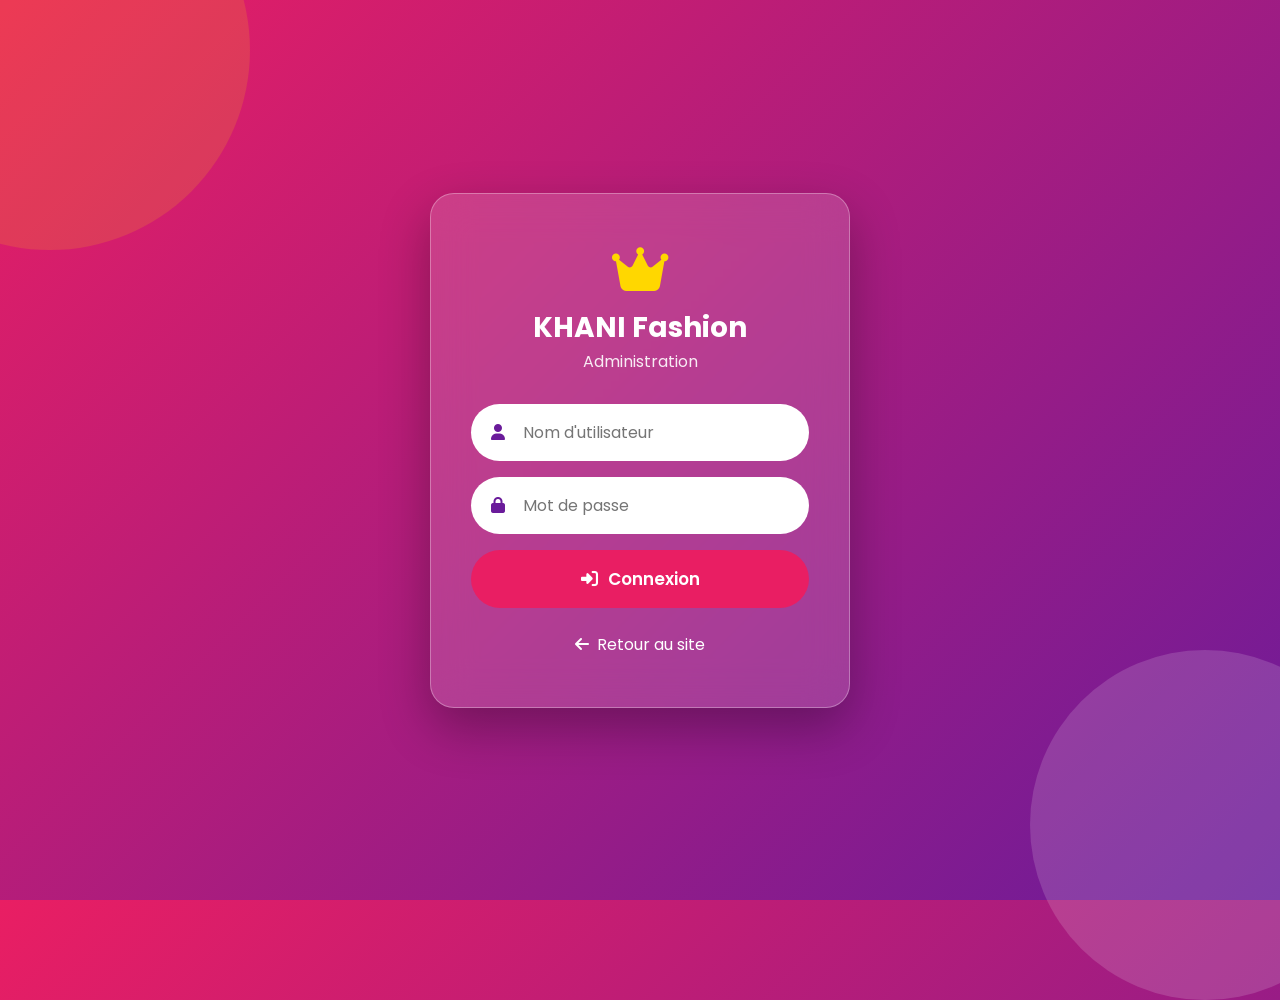
<file: admin/login.html>
﻿<!DOCTYPE html>
<html lang="fr">
<head>
    <meta charset="UTF-8">
    <meta name="viewport" content="width=device-width, initial-scale=1.0">
    <title>Connexion | KHANI Fashion Admin</title>
    <link rel="icon" type="image/svg+xml" href="data:image/svg+xml,<svg xmlns='http://www.w3.org/2000/svg' viewBox='0 0 100 100'><text y='.9em' font-size='90'>👑</text></svg>">
    <link rel="stylesheet" href="../css/admin.css">
    <link rel="stylesheet" href="https://cdnjs.cloudflare.com/ajax/libs/font-awesome/6.6.0/css/all.min.css">
    <link href="https://fonts.googleapis.com/css2?family=Poppins:wght@300;400;500;600;700;800&display=swap" rel="stylesheet">
</head>
<body class="login-body">

    <div class="login-deco">
        <div class="deco-circle deco-1"></div>
        <div class="deco-circle deco-2"></div>
    </div>

    <div class="login-container">
        <div class="login-card">
            <div class="logo">
                <i class="fa-solid fa-crown"></i>
                <h1>KHANI Fashion</h1>
                <p>Administration</p>
            </div>

            <form id="loginForm">
                <div class="input-box">
                    <i class="fa-solid fa-user"></i>
                    <input type="text" id="username" placeholder="Nom d'utilisateur" autocomplete="username" required>
                </div>
                <div class="input-box">
                    <i class="fa-solid fa-lock"></i>
                    <input type="password" id="password" placeholder="Mot de passe" autocomplete="current-password" required>
                </div>
                <button type="submit">
                    <i class="fa-solid fa-right-to-bracket"></i>
                    <span>Connexion</span>
                </button>
            </form>

            <a href="../index.html" class="retour">
                <i class="fa-solid fa-arrow-left"></i> Retour au site
            </a>
<div id="ghPagesWarning" style="display:none; margin-top:15px; background:#fff3cd; color:#856404; border:1px solid #ffeeba; border-radius:10px; padding:12px 14px; font-size:13px; line-height:1.5;">
                <i class="fa-solid fa-triangle-exclamation"></i>
                <strong>Important :</strong> Ce back-office nécessite un hébergement <strong>PHP</strong>.
                La version actuelle (sur GitHub Pages) ne peut pas exécuter le code PHP.
                <br>➡️ Utilisez la version hébergée sur <strong>InfinityFree</strong> (voir <code>DEPLOIEMENT.md</code>),
                ou en local avec <strong>XAMPP</strong>.
                <br><br>
                Lien : <a href="https://khanifashion.great-site.net/admin/login.html" target="_blank" style="color:#007bff; text-decoration:underline;">khanifashion.great-site.net/admin</a> (à adapter après création de votre compte)
            </div>
        </div>
    </div>

    <script src="../js/admin.js"></script>
</body>
</html>
</file>
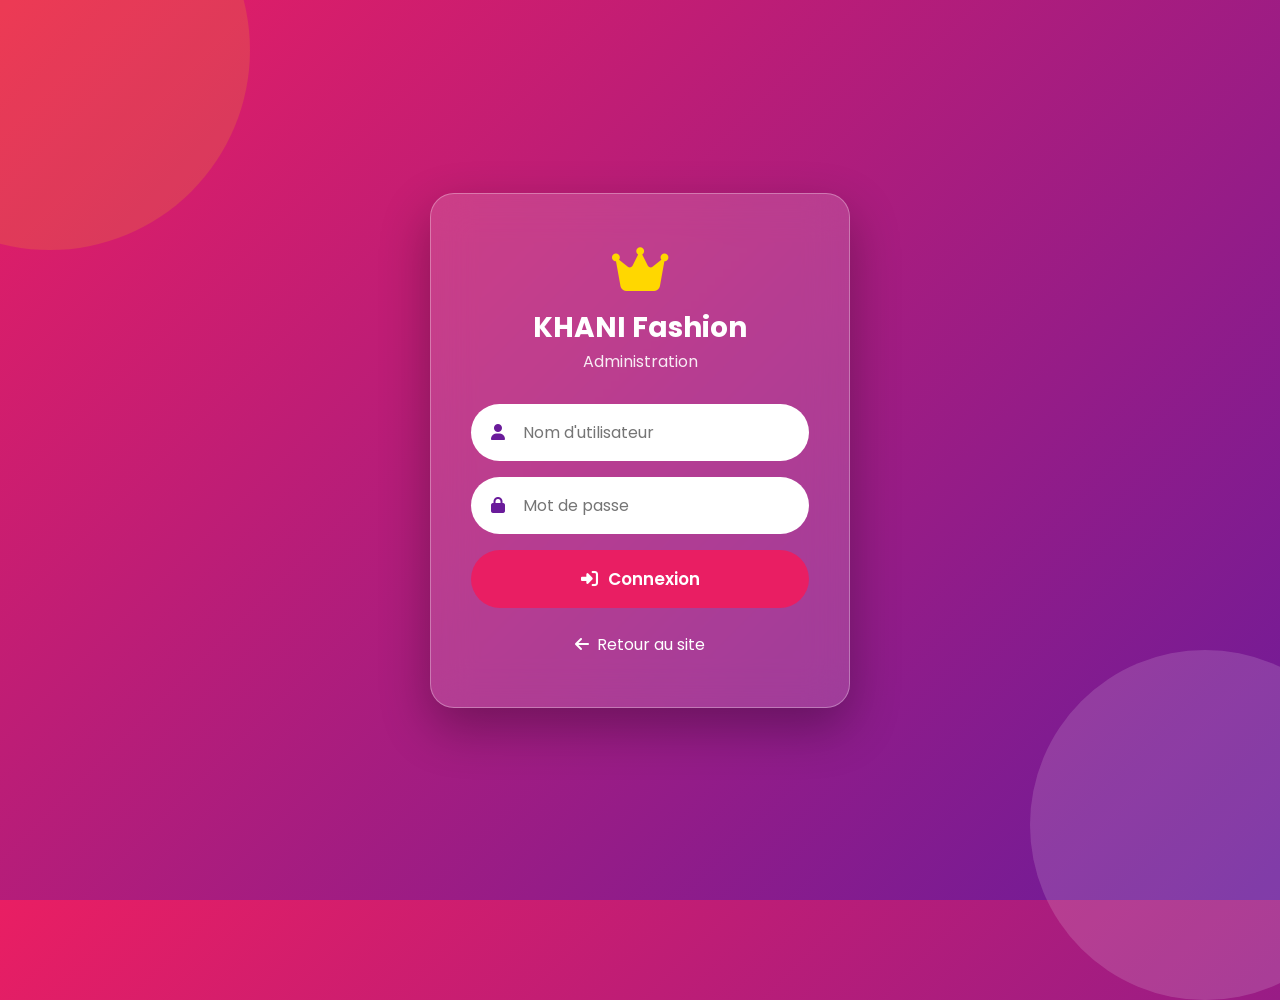
<file: admin/parametres.html>
﻿<!DOCTYPE html>
<html lang="fr">
<head>
    <meta charset="UTF-8">
    <meta name="viewport" content="width=device-width, initial-scale=1.0">
    <title>Paramètres | KHANI Fashion Admin</title>
    <link rel="icon" type="image/svg+xml" href="data:image/svg+xml,<svg xmlns='http://www.w3.org/2000/svg' viewBox='0 0 100 100'><text y='.9em' font-size='90'>👑</text></svg>">
    <link rel="stylesheet" href="../css/admin.css">
    <link rel="stylesheet" href="https://cdnjs.cloudflare.com/ajax/libs/font-awesome/6.6.0/css/all.min.css">
    <link href="https://fonts.googleapis.com/css2?family=Poppins:wght@300;400;500;600;700;800&display=swap" rel="stylesheet">
</head>
<body class="dashboard-body" data-page="parametres">

    <aside class="sidebar">
        <div class="admin-logo">
            <i class="fa-solid fa-crown"></i>
            <h2>KHANI</h2>
            <p>ADMIN</p>
        </div>
        <ul>
            <li><a href="dashboard.html"><i class="fa-solid fa-chart-line"></i> Dashboard</a></li>
            <li><a href="produits.html"><i class="fa-solid fa-shirt"></i> Produits</a></li>
            <li><a href="categories.html"><i class="fa-solid fa-folder"></i> Catégories</a></li>
            <li><a href="commandes.html"><i class="fa-solid fa-cart-shopping"></i> Commandes</a></li>
            <li><a href="statistiques.html"><i class="fa-solid fa-chart-pie"></i> Statistiques</a></li>
            <li class="active"><a href="parametres.html"><i class="fa-solid fa-gear"></i> Paramètres</a></li>
        </ul>
        <button id="logoutBtn" class="logout-btn">
            <i class="fa-solid fa-right-from-bracket"></i>
            <span>Déconnexion</span>
        </button>
    </aside>

    <main class="dashboard">
        <header class="dashboard-header">
            <div>
                <h1>Paramètres ⚙️</h1>
                <p>Configuration de KHANI Fashion</p>
            </div>
        </header>

        <section class="dashboard-box">
            <h2><i class="fa-solid fa-store"></i> Informations boutique</h2>
            <form id="parametreForm" class="admin-form">
                <div class="form-row-2">
                    <input type="text" id="nomBoutique" name="nom_boutique" placeholder="Nom de la boutique">
                    <input type="email" id="emailBoutique" name="email" placeholder="Email de contact">
                </div>
                <div class="form-row-2">
                    <input type="text" id="telephone1" name="telephone1" placeholder="Téléphone 1">
                    <input type="text" id="telephone2" name="telephone2" placeholder="Téléphone 2">
                </div>
                <input type="text" id="adresseBoutique" name="adresse" placeholder="Adresse physique">
                <input type="text" id="whatsapp" name="whatsapp" placeholder="Numéro WhatsApp (format international, ex: 242061763204)">
                <p class="form-hint">
                    <i class="fa-solid fa-info-circle"></i>
                    Le numéro WhatsApp est utilisé pour les liens de commande automatique.
                </p>
                <button type="submit" class="btn-primary">
                    <i class="fa-solid fa-save"></i> Enregistrer les paramètres
                </button>
            </form>
        </section>
    </main>

    <script src="../js/admin.js"></script>
</body>
</html>
</file>
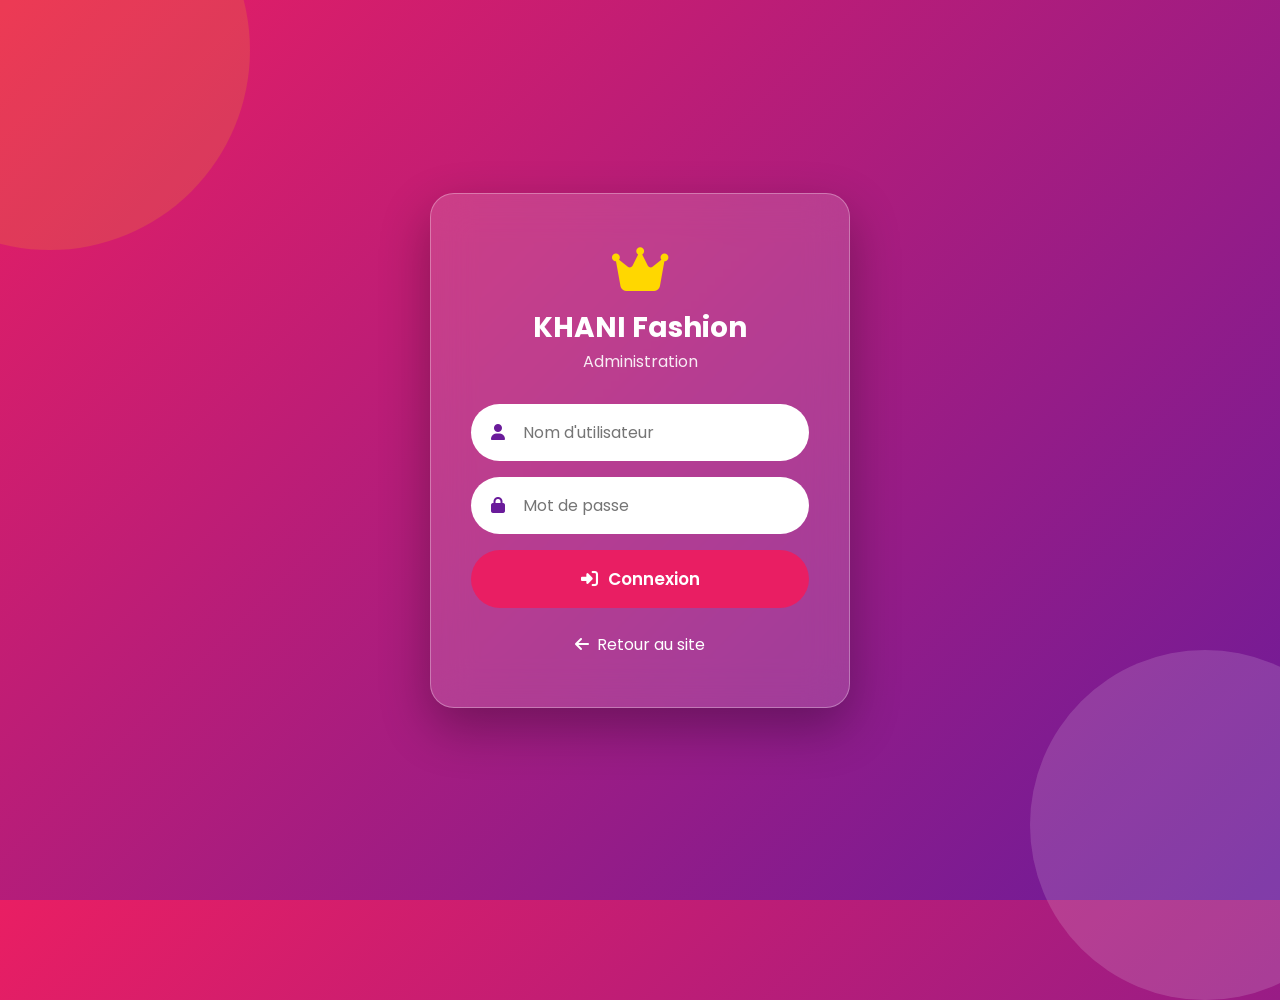
<file: admin/produits.html>
﻿<!DOCTYPE html>
<html lang="fr">
<head>
    <meta charset="UTF-8">
    <meta name="viewport" content="width=device-width, initial-scale=1.0">
    <title>Produits | KHANI Fashion Admin</title>
    <link rel="icon" type="image/svg+xml" href="data:image/svg+xml,<svg xmlns='http://www.w3.org/2000/svg' viewBox='0 0 100 100'><text y='.9em' font-size='90'>👑</text></svg>">
    <link rel="stylesheet" href="../css/admin.css">
    <link rel="stylesheet" href="https://cdnjs.cloudflare.com/ajax/libs/font-awesome/6.6.0/css/all.min.css">
    <link href="https://fonts.googleapis.com/css2?family=Poppins:wght@300;400;500;600;700;800&display=swap" rel="stylesheet">
</head>
<body class="dashboard-body" data-page="produits">

    <aside class="sidebar">
        <div class="admin-logo">
            <i class="fa-solid fa-crown"></i>
            <h2>KHANI</h2>
            <p>ADMIN</p>
        </div>
        <ul>
            <li><a href="dashboard.html"><i class="fa-solid fa-chart-line"></i> Dashboard</a></li>
            <li class="active"><a href="produits.html"><i class="fa-solid fa-shirt"></i> Produits</a></li>
            <li><a href="categories.html"><i class="fa-solid fa-folder"></i> Catégories</a></li>
            <li><a href="commandes.html"><i class="fa-solid fa-cart-shopping"></i> Commandes</a></li>
            <li><a href="statistiques.html"><i class="fa-solid fa-chart-pie"></i> Statistiques</a></li>
            <li><a href="parametres.html"><i class="fa-solid fa-gear"></i> Paramètres</a></li>
        </ul>
        <button id="logoutBtn" class="logout-btn">
            <i class="fa-solid fa-right-from-bracket"></i>
            <span>Déconnexion</span>
        </button>
    </aside>

    <main class="dashboard">
        <header class="dashboard-header">
            <div>
                <h1>Gestion des Produits 👗</h1>
                <p>Ajouter, modifier ou supprimer vos articles</p>
            </div>
        </header>

        <section class="dashboard-box">
            <h2><i class="fa-solid fa-plus-circle"></i> Ajouter / Modifier un produit</h2>
            <form id="produitForm" class="admin-form" enctype="multipart/form-data">
                <div class="form-row-2">
                    <input type="text" id="nomProduit" name="nom" placeholder="Nom du produit" required>
                    <input type="number" id="prixProduit" name="prix" placeholder="Prix (FCFA)" min="0" required>
                </div>
                <div class="form-row-2">
                    <select id="categorieProduit" name="categorie_id" required>
                        <option value="">Choisir une catégorie</option>
                    </select>
                    <input type="number" id="stockProduit" name="stock" placeholder="Stock disponible" min="0" value="10">
                </div>
                <textarea id="descriptionProduit" name="description" placeholder="Description du produit" rows="3"></textarea>

                <div class="upload-zone">
                    <label for="imageProduit" class="upload-label">
                        <i class="fa-solid fa-cloud-arrow-up"></i>
                        <span>Cliquez pour choisir une image (JPG, PNG, WebP — max 5 Mo)</span>
                        <input type="file" id="imageProduit" name="image" accept="image/*" onchange="previewImage(this, 'imagePreview')">
                    </label>
                    <img id="imagePreview" alt="Aperçu" style="display:none">
                </div>

                <label class="checkbox-row">
                    <input type="checkbox" id="actifProduit" name="actif" checked>
                    <span>Produit actif (visible sur le site)</span>
                </label>

                <button type="submit" class="btn-primary">
                    <i class="fa-solid fa-plus"></i> Ajouter le produit
                </button>
            </form>
        </section>

        <section class="dashboard-box">
            <h2><i class="fa-solid fa-list"></i> Liste des produits</h2>
            <div id="listeAdminProduits"></div>
        </section>
    </main>

    <script src="../js/admin.js"></script>
</body>
</html>
</file>
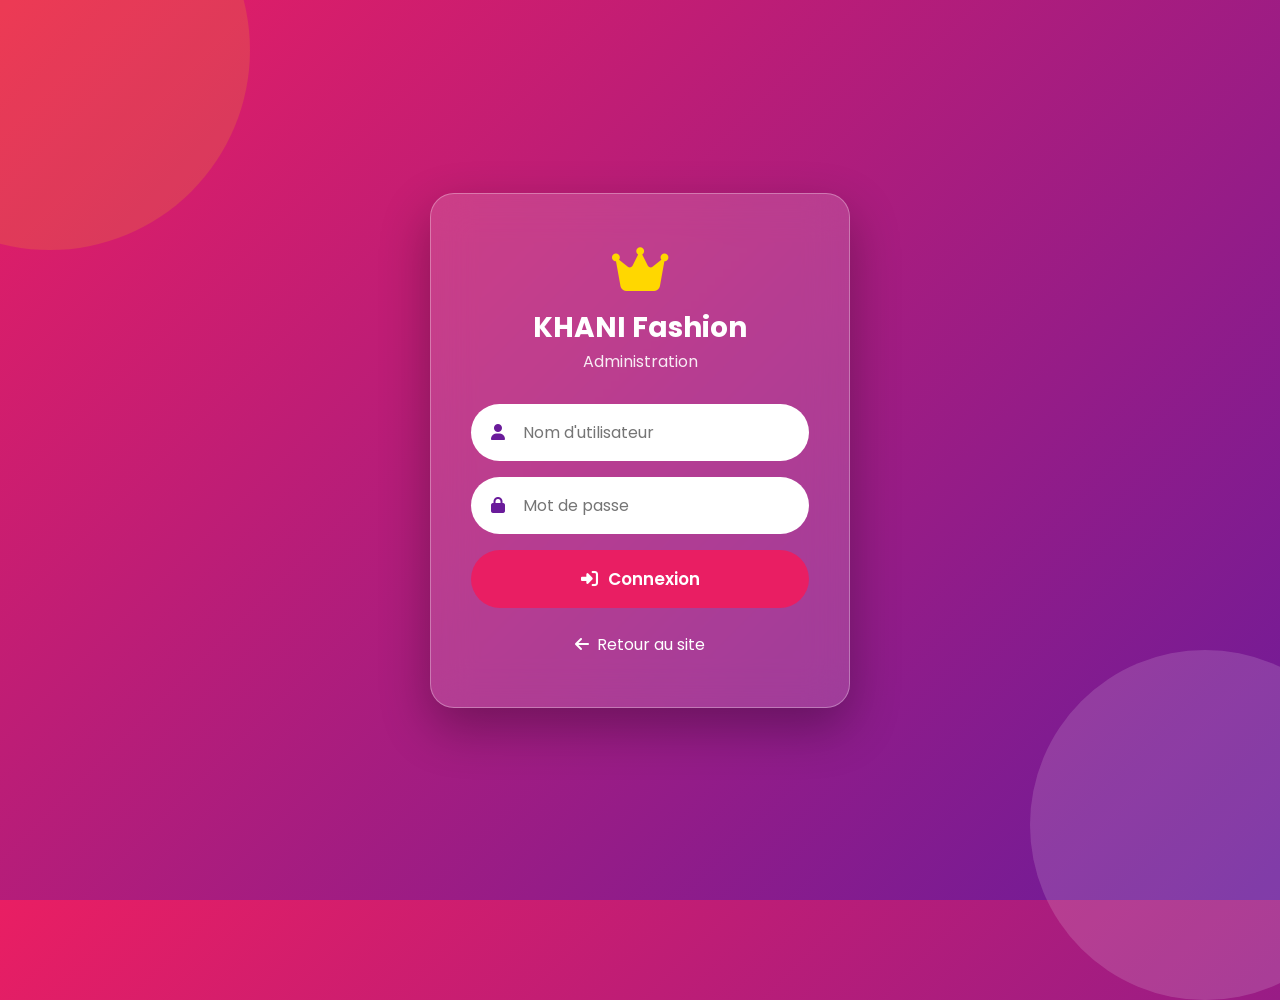
<file: admin/statistiques.html>
﻿<!DOCTYPE html>
<html lang="fr">
<head>
    <meta charset="UTF-8">
    <meta name="viewport" content="width=device-width, initial-scale=1.0">
    <title>Statistiques | KHANI Fashion Admin</title>
    <link rel="icon" type="image/svg+xml" href="data:image/svg+xml,<svg xmlns='http://www.w3.org/2000/svg' viewBox='0 0 100 100'><text y='.9em' font-size='90'>👑</text></svg>">
    <link rel="stylesheet" href="../css/admin.css">
    <link rel="stylesheet" href="https://cdnjs.cloudflare.com/ajax/libs/font-awesome/6.6.0/css/all.min.css">
    <link href="https://fonts.googleapis.com/css2?family=Poppins:wght@300;400;500;600;700;800&display=swap" rel="stylesheet">
</head>
<body class="dashboard-body" data-page="statistiques">

    <aside class="sidebar">
        <div class="admin-logo">
            <i class="fa-solid fa-crown"></i>
            <h2>KHANI</h2>
            <p>ADMIN</p>
        </div>
        <ul>
            <li><a href="dashboard.html"><i class="fa-solid fa-chart-line"></i> Dashboard</a></li>
            <li><a href="produits.html"><i class="fa-solid fa-shirt"></i> Produits</a></li>
            <li><a href="categories.html"><i class="fa-solid fa-folder"></i> Catégories</a></li>
            <li><a href="commandes.html"><i class="fa-solid fa-cart-shopping"></i> Commandes</a></li>
            <li class="active"><a href="statistiques.html"><i class="fa-solid fa-chart-pie"></i> Statistiques</a></li>
            <li><a href="parametres.html"><i class="fa-solid fa-gear"></i> Paramètres</a></li>
        </ul>
        <button id="logoutBtn" class="logout-btn">
            <i class="fa-solid fa-right-from-bracket"></i>
            <span>Déconnexion</span>
        </button>
    </aside>

    <main class="dashboard">
        <header class="dashboard-header">
            <div>
                <h1>Statistiques 📈</h1>
                <p>Analyse détaillée de votre boutique</p>
            </div>
        </header>

        <section class="stats">
            <div class="stat-card stat-card--rose">
                <i class="fa-solid fa-money-bill"></i>
                <div>
                    <h3 id="statVentes">0 FCFA</h3>
                    <p>Chiffre d'affaires</p>
                </div>
            </div>
            <div class="stat-card stat-card--violet">
                <i class="fa-solid fa-cart-shopping"></i>
                <div>
                    <h3 id="statCommandes">0</h3>
                    <p>Commandes totales</p>
                </div>
            </div>
            <div class="stat-card stat-card--gold">
                <i class="fa-solid fa-users"></i>
                <div>
                    <h3 id="statVisiteurs">0</h3>
                    <p>Visiteurs uniques</p>
                </div>
            </div>
            <div class="stat-card stat-card--rose">
                <i class="fa-solid fa-star"></i>
                <div>
                    <h3 id="statTopProduit">-</h3>
                    <p>Top produit</p>
                </div>
            </div>
        </section>

        <div class="dashboard-grid-2">
            <section class="dashboard-box">
                <h2><i class="fa-solid fa-chart-bar"></i> Ventes des 7 derniers jours</h2>
                <div id="graphiqueVente"></div>
            </section>

            <section class="dashboard-box">
                <h2><i class="fa-solid fa-chart-pie"></i> Répartition des statuts</h2>
                <div id="repartitionStatuts"></div>
            </section>
        </div>
    </main>

    <script src="../js/admin.js"></script>
</body>
</html>
</file>
<file: css/style.css>
﻿/* ==========================================
   KHANI Fashion - Feuille de style principale
   Design system : rose / violet / or
   ========================================== */

/* Variables */
:root {
    --rose: #E91E63;
    --rose-clair: #F06292;
    --violet: #6A1B9A;
    --violet-clair: #9C27B0;
    --or: #FFD700;
    --blanc: #ffffff;
    --noir: #1a1a2e;
    --gris-clair: #f8f9fb;
    --gris: #e9ecef;
    --gris-fonce: #6c757d;
    --ombre-sm: 0 2px 8px rgba(0,0,0,.06);
    --ombre-md: 0 8px 24px rgba(0,0,0,.10);
    --ombre-lg: 0 20px 50px rgba(0,0,0,.15);
    --transition: cubic-bezier(.4, 0, .2, 1);
}

/* Reset */
* { margin: 0; padding: 0; box-sizing: border-box; }

html { scroll-behavior: smooth; }

body {
    font-family: 'Poppins', system-ui, -apple-system, sans-serif;
    background: var(--gris-clair);
    color: var(--noir);
    line-height: 1.6;
    overflow-x: hidden;
}

a { text-decoration: none; color: inherit; }
button { font-family: inherit; cursor: pointer; border: none; background: none; }
img { max-width: 100%; height: auto; display: block; }
input, select, textarea { font-family: inherit; }

/* ===========================================
   NAVBAR
=========================================== */
.navbar-wrap {
    position: sticky;
    top: 0;
    z-index: 1000;
    background: rgba(255,255,255,.95);
    backdrop-filter: blur(10px);
    box-shadow: var(--ombre-sm);
}

.navbar {
    max-width: 1280px;
    margin: 0 auto;
    padding: 16px 24px;
    display: flex;
    align-items: center;
    justify-content: space-between;
    gap: 24px;
}

.logo {
    display: flex;
    align-items: center;
    gap: 10px;
    font-weight: 700;
    font-size: 22px;
    color: var(--violet);
}

.logo i { color: var(--or); font-size: 28px; }

.menu {
    display: flex;
    gap: 28px;
    list-style: none;
}

.menu a {
    font-weight: 500;
    color: var(--noir);
    transition: color .2s var(--transition);
    position: relative;
}

.menu a:hover, .menu a.active {
    color: var(--rose);
}

.menu a.active::after {
    content: '';
    position: absolute;
    bottom: -6px; left: 0; right: 0;
    height: 2px;
    background: linear-gradient(90deg, var(--rose), var(--violet));
    border-radius: 2px;
}

.icons {
    display: flex;
    align-items: center;
    gap: 16px;
}

.icon-btn {
    position: relative;
    width: 42px;
    height: 42px;
    border-radius: 50%;
    display: flex;
    align-items: center;
    justify-content: center;
    color: var(--violet);
    transition: all .2s var(--transition);
}

.icon-btn:hover {
    background: var(--gris-clair);
    color: var(--rose);
    transform: translateY(-2px);
}

.cart-count {
    position: absolute;
    top: 0; right: 0;
    min-width: 20px; height: 20px;
    background: var(--rose);
    color: white;
    font-size: 11px;
    font-weight: 700;
    border-radius: 10px;
    display: flex;
    align-items: center;
    justify-content: center;
    padding: 0 5px;
}

.menu-toggle {
    display: none;
    color: var(--violet);
    font-size: 22px;
    width: 42px;
    height: 42px;
}

@media (max-width: 768px) {
    .menu {
        position: absolute;
        top: 100%;
        left: 0; right: 0;
        flex-direction: column;
        background: white;
        padding: 20px;
        gap: 16px;
        box-shadow: var(--ombre-md);
        transform: translateY(-10px);
        opacity: 0;
        pointer-events: none;
        transition: all .3s var(--transition);
    }
    .menu.open {
        transform: translateY(0);
        opacity: 1;
        pointer-events: auto;
    }
    .menu-toggle { display: flex; align-items: center; justify-content: center; }
}

/* ===========================================
   HERO
=========================================== */
.hero {
    position: relative;
    background: linear-gradient(135deg, #E91E63 0%, #6A1B9A 100%);
    color: white;
    padding: 100px 24px;
    text-align: center;
    overflow: hidden;
    min-height: 500px;
    display: flex;
    align-items: center;
    justify-content: center;
}

.hero-content {
    position: relative;
    z-index: 2;
    max-width: 800px;
}

.hero-badge {
    display: inline-block;
    padding: 8px 18px;
    background: rgba(255,215,0,.2);
    border: 1px solid rgba(255,215,0,.4);
    border-radius: 30px;
    font-size: 13px;
    font-weight: 500;
    letter-spacing: 1px;
    margin-bottom: 24px;
    color: var(--or);
}

.hero-title {
    font-size: clamp(32px, 5vw, 52px);
    font-weight: 800;
    line-height: 1.2;
    margin-bottom: 20px;
    text-shadow: 0 2px 20px rgba(0,0,0,.2);
}

.hero-subtitle {
    font-size: 18px;
    opacity: .95;
    margin-bottom: 32px;
}

.hero-actions {
    display: flex;
    gap: 16px;
    justify-content: center;
    flex-wrap: wrap;
}

/* Cercles décoratifs hero */
.hero-decoration {
    position: absolute;
    inset: 0;
    pointer-events: none;
}

.circle {
    position: absolute;
    border-radius: 50%;
    opacity: .15;
    animation: float 8s ease-in-out infinite;
}

.circle-1 {
    width: 300px; height: 300px;
    background: var(--or);
    top: -100px; right: -100px;
}

.circle-2 {
    width: 200px; height: 200px;
    background: white;
    bottom: -50px; left: 10%;
    animation-delay: 2s;
}

.circle-3 {
    width: 150px; height: 150px;
    background: var(--rose-clair);
    top: 50%; right: 15%;
    animation-delay: 4s;
}

@keyframes float {
    0%, 100% { transform: translate(0, 0) rotate(0deg); }
    50% { transform: translate(20px, -20px) rotate(180deg); }
}

/* ===========================================
   BOUTONS
=========================================== */
.btn {
    display: inline-flex;
    align-items: center;
    justify-content: center;
    gap: 10px;
    padding: 14px 28px;
    border-radius: 30px;
    font-weight: 600;
    font-size: 15px;
    transition: all .3s var(--transition);
    cursor: pointer;
    white-space: nowrap;
}

.btn-primary {
    background: white;
    color: var(--violet);
    box-shadow: var(--ombre-md);
}

.btn-primary:hover {
    transform: translateY(-3px);
    box-shadow: 0 12px 30px rgba(0,0,0,.2);
    color: var(--rose);
}

.btn-ghost {
    background: transparent;
    color: white;
    border: 2px solid rgba(255,255,255,.5);
}

.btn-ghost:hover {
    background: rgba(255,255,255,.1);
    border-color: white;
    transform: translateY(-2px);
}

.btn-outline {
    background: transparent;
    color: var(--rose);
    border: 2px solid var(--rose);
}

.btn-outline:hover {
    background: var(--rose);
    color: white;
    transform: translateY(-2px);
}

.btn-whatsapp {
    background: #25D366;
    color: white;
}

.btn-whatsapp:hover {
    background: #128C7E;
    transform: translateY(-2px);
    box-shadow: 0 8px 20px rgba(37, 211, 102, .4);
}

.btn-block { width: 100%; }
.btn-large { padding: 18px 36px; font-size: 17px; }

/* ===========================================
   SERVICES
=========================================== */
.services {
    max-width: 1280px;
    margin: -50px auto 60px;
    padding: 0 24px;
    display: grid;
    grid-template-columns: repeat(auto-fit, minmax(220px, 1fr));
    gap: 20px;
    position: relative;
    z-index: 3;
}

.service-box {
    background: white;
    padding: 30px 24px;
    border-radius: 16px;
    text-align: center;
    box-shadow: var(--ombre-md);
    transition: transform .3s var(--transition);
}

.service-box:hover {
    transform: translateY(-6px);
}

.service-box i {
    font-size: 36px;
    background: linear-gradient(135deg, var(--rose), var(--violet));
    -webkit-background-clip: text;
    background-clip: text;
    -webkit-text-fill-color: transparent;
    margin-bottom: 12px;
}

.service-box h3 { font-size: 18px; margin-bottom: 6px; color: var(--noir); }
.service-box p { color: var(--gris-fonce); font-size: 14px; }

/* ===========================================
   SECTIONS GÉNÉRIQUES
=========================================== */
.section {
    max-width: 1280px;
    margin: 0 auto;
    padding: 80px 24px;
}

.section-title {
    text-align: center;
    margin-bottom: 50px;
}

.section-title h2 {
    font-size: clamp(28px, 4vw, 38px);
    color: var(--violet);
    margin-bottom: 8px;
    position: relative;
    display: inline-block;
}

.section-title h2::after {
    content: '';
    display: block;
    width: 60px;
    height: 3px;
    background: linear-gradient(90deg, var(--rose), var(--violet));
    margin: 12px auto 0;
    border-radius: 2px;
}

.section-title p { color: var(--gris-fonce); font-size: 16px; }

.section-action {
    text-align: center;
    margin-top: 40px;
}

/* ===========================================
   PRODUITS
=========================================== */
.products {
    display: grid;
    grid-template-columns: repeat(auto-fill, minmax(250px, 1fr));
    gap: 24px;
}

.product, .produit-card {
    background: white;
    border-radius: 16px;
    overflow: hidden;
    box-shadow: var(--ombre-sm);
    transition: all .3s var(--transition);
    display: flex;
    flex-direction: column;
}

.product:hover, .produit-card:hover {
    transform: translateY(-8px);
    box-shadow: var(--ombre-lg);
}

.product img, .produit-card img {
    width: 100%;
    aspect-ratio: 1;
    object-fit: cover;
    transition: transform .5s var(--transition);
}

.product:hover img, .produit-card:hover img {
    transform: scale(1.08);
}

.product h3, .produit-card h3 {
    padding: 16px 20px 8px;
    font-size: 17px;
    color: var(--noir);
}

.product p, .produit-card p {
    padding: 0 20px 8px;
    color: var(--gris-fonce);
    font-size: 14px;
    flex-grow: 1;
}

.product .price, .produit-card strong {
    padding: 0 20px;
    color: var(--rose);
    font-size: 19px;
    font-weight: 700;
    margin-bottom: 16px;
}

.product button, .produit-card button {
    margin: 0 20px 20px;
    padding: 12px;
    background: linear-gradient(135deg, var(--rose), var(--violet));
    color: white;
    border-radius: 30px;
    font-weight: 600;
    transition: all .2s var(--transition);
}

.product button:hover, .produit-card button:hover {
    transform: translateY(-2px);
    box-shadow: 0 8px 20px rgba(233, 30, 99, .3);
}

/* ===========================================
   CATÉGORIES (page d'accueil)
=========================================== */
.category-container {
    display: grid;
    grid-template-columns: repeat(auto-fit, minmax(200px, 1fr));
    gap: 20px;
}

.category-card {
    background: white;
    padding: 40px 24px;
    border-radius: 16px;
    text-align: center;
    box-shadow: var(--ombre-sm);
    transition: all .3s var(--transition);
    color: var(--noir);
}

.category-card:hover {
    transform: translateY(-6px);
    box-shadow: var(--ombre-md);
    background: linear-gradient(135deg, var(--rose), var(--violet));
    color: white;
}

.category-card i {
    font-size: 40px;
    margin-bottom: 12px;
    color: var(--rose);
    transition: color .3s;
}

.category-card:hover i { color: var(--or); }
.category-card span { display: block; margin-top: 8px; font-size: 13px; opacity: .8; }

/* ===========================================
   PROMOTION
=========================================== */
.promotion {
    background: linear-gradient(135deg, var(--violet), var(--rose));
    color: white;
    padding: 80px 24px;
    text-align: center;
    margin: 60px 0;
}

.promo-content { max-width: 700px; margin: 0 auto; }

.promo-badge {
    display: inline-block;
    padding: 6px 16px;
    background: rgba(255,215,0,.2);
    border: 1px solid rgba(255,215,0,.4);
    border-radius: 30px;
    font-size: 12px;
    letter-spacing: 2px;
    color: var(--or);
    margin-bottom: 16px;
}

.promotion h2 {
    font-size: clamp(28px, 4vw, 42px);
    margin-bottom: 12px;
}

.promotion p {
    font-size: 17px;
    opacity: .9;
    margin-bottom: 28px;
}

/* ===========================================
   À PROPOS
=========================================== */
.about {
    background: white;
    border-radius: 24px;
    margin: 60px auto;
    max-width: 1280px;
}

.about-content {
    max-width: 800px;
    margin: 0 auto;
    text-align: center;
}

.about-content p {
    font-size: 17px;
    color: var(--gris-fonce);
    line-height: 1.8;
}

/* ===========================================
   TÉMOIGNAGES
=========================================== */
.testimonials {
    background: white;
    border-radius: 24px;
    margin: 60px auto;
    max-width: 1280px;
}

.testimonial-container {
    display: grid;
    grid-template-columns: repeat(auto-fit, minmax(240px, 1fr));
    gap: 20px;
}

.testimonial {
    background: var(--gris-clair);
    padding: 24px;
    border-radius: 16px;
    border-left: 4px solid var(--rose);
    transition: all .3s var(--transition);
}

.testimonial:hover {
    transform: translateY(-4px);
    box-shadow: var(--ombre-md);
}

.stars { color: var(--or); margin-bottom: 8px; }
.testimonial h3 { color: var(--violet); margin-bottom: 6px; }
.testimonial p { color: var(--gris-fonce); font-size: 14px; font-style: italic; }

/* ===========================================
   FORMULAIRES
=========================================== */
.form-grid {
    display: grid;
    grid-template-columns: 1fr 1fr;
    gap: 16px;
    max-width: 700px;
    margin: 0 auto;
}

.form-grid input,
.form-grid textarea,
.form-grid select {
    padding: 14px 18px;
    border: 1px solid var(--gris);
    border-radius: 12px;
    font-size: 15px;
    background: white;
    transition: all .2s;
}

.form-grid input:focus,
.form-grid textarea:focus,
.form-grid select:focus {
    outline: none;
    border-color: var(--rose);
    box-shadow: 0 0 0 3px rgba(233, 30, 99, .1);
}

.form-grid textarea {
    grid-column: 1 / -1;
    resize: vertical;
}

.form-grid button {
    grid-column: 1 / -1;
    background: linear-gradient(135deg, var(--rose), var(--violet));
    color: white;
    padding: 16px;
    border-radius: 12px;
    font-weight: 600;
    font-size: 16px;
}

.form-grid button:hover {
    transform: translateY(-2px);
    box-shadow: 0 10px 25px rgba(233, 30, 99, .3);
}

@media (max-width: 600px) {
    .form-grid { grid-template-columns: 1fr; }
}

/* ===========================================
   NEWSLETTER
=========================================== */
.newsletter {
    background: linear-gradient(135deg, var(--violet), var(--rose));
    color: white;
    padding: 60px 24px;
    text-align: center;
}

.newsletter h2 { font-size: 28px; margin-bottom: 8px; }
.newsletter p { opacity: .9; margin-bottom: 24px; }

.newsletter-form {
    max-width: 500px;
    margin: 0 auto;
    display: flex;
    gap: 12px;
}

.newsletter-form input {
    flex: 1;
    padding: 14px 20px;
    border: none;
    border-radius: 30px;
    font-size: 15px;
}

.newsletter-form button {
    padding: 14px 28px;
    background: var(--or);
    color: var(--noir);
    border-radius: 30px;
    font-weight: 700;
}

.newsletter-form button:hover {
    background: white;
    color: var(--rose);
}

@media (max-width: 500px) {
    .newsletter-form { flex-direction: column; }
}

/* ===========================================
   CONTACT
=========================================== */
.contact-grid {
    display: flex;
    flex-wrap: wrap;
    justify-content: center;
    gap: 24px;
}

.contact-item {
    display: flex;
    align-items: center;
    gap: 12px;
    padding: 16px 24px;
    background: white;
    border-radius: 50px;
    box-shadow: var(--ombre-sm);
    transition: all .2s;
}

.contact-item:hover {
    transform: translateY(-3px);
    box-shadow: var(--ombre-md);
}

.contact-item i {
    width: 40px; height: 40px;
    border-radius: 50%;
    background: linear-gradient(135deg, var(--rose), var(--violet));
    color: white;
    display: flex;
    align-items: center;
    justify-content: center;
}

/* ===========================================
   FOOTER
=========================================== */
footer {
    background: var(--noir);
    color: white;
    padding: 60px 24px 24px;
}

.footer-grid {
    max-width: 1280px;
    margin: 0 auto;
    display: grid;
    grid-template-columns: repeat(auto-fit, minmax(220px, 1fr));
    gap: 40px;
    margin-bottom: 40px;
}

footer h3, footer h4 { color: var(--or); margin-bottom: 12px; }
footer p { opacity: .8; font-size: 14px; }
footer ul { list-style: none; }
footer ul li { margin: 8px 0; }
footer ul a { opacity: .8; transition: opacity .2s; }
footer ul a:hover { opacity: 1; color: var(--or); }

.social {
    display: flex;
    gap: 12px;
}

.social a {
    width: 40px; height: 40px;
    border-radius: 50%;
    background: rgba(255,255,255,.1);
    display: flex;
    align-items: center;
    justify-content: center;
    transition: all .2s;
}

.social a:hover {
    background: var(--rose);
    transform: translateY(-3px);
}

.footer-copy {
    text-align: center;
    padding-top: 24px;
    border-top: 1px solid rgba(255,255,255,.1);
    font-size: 13px;
    opacity: .6;
}

/* ===========================================
   PAGE HEADER (boutique, panier, commande)
=========================================== */
.page-header {
    background: linear-gradient(135deg, var(--rose), var(--violet));
    color: white;
    padding: 60px 24px;
    text-align: center;
}

.page-header h1 { font-size: clamp(28px, 4vw, 40px); margin-bottom: 8px; }
.page-header p { opacity: .9; }

/* ===========================================
   FILTRES BOUTIQUE
=========================================== */
.filtres-section {
    max-width: 1280px;
    margin: -30px auto 40px;
    padding: 0 24px;
    position: relative;
    z-index: 2;
}

.filtres {
    background: white;
    padding: 20px;
    border-radius: 16px;
    box-shadow: var(--ombre-md);
    display: grid;
    grid-template-columns: 1fr auto;
    gap: 16px;
}

.filtre-search {
    position: relative;
}

.filtre-search i {
    position: absolute;
    left: 16px;
    top: 50%;
    transform: translateY(-50%);
    color: var(--gris-fonce);
}

.filtre-search input {
    width: 100%;
    padding: 12px 16px 12px 44px;
    border: 1px solid var(--gris);
    border-radius: 30px;
    font-size: 15px;
}

.filtres select {
    padding: 12px 20px;
    border: 1px solid var(--gris);
    border-radius: 30px;
    background: white;
    font-size: 15px;
    cursor: pointer;
}

@media (max-width: 600px) {
    .filtres { grid-template-columns: 1fr; }
}

/* ===========================================
   PRODUITS BOUTIQUE
=========================================== */
.produits-section {
    max-width: 1280px;
    margin: 0 auto;
    padding: 40px 24px 80px;
}

.produits-section h2 {
    text-align: center;
    color: var(--violet);
    margin-bottom: 30px;
    font-size: 26px;
}

.produits-grid {
    display: grid;
    grid-template-columns: repeat(auto-fill, minmax(250px, 1fr));
    gap: 24px;
}

/* ===========================================
   PANIER
=========================================== */
.panier-section {
    max-width: 1000px;
    margin: 0 auto;
    padding: 40px 24px 80px;
}

.panier-list { margin-bottom: 40px; }

.panier-vide {
    text-align: center;
    padding: 60px 24px;
    background: white;
    border-radius: 16px;
    color: var(--gris-fonce);
    box-shadow: var(--ombre-sm);
}

.article-panier {
    display: grid;
    grid-template-columns: 100px 1fr auto;
    gap: 20px;
    align-items: center;
    background: white;
    padding: 20px;
    border-radius: 16px;
    margin-bottom: 12px;
    box-shadow: var(--ombre-sm);
}

.article-panier img {
    width: 100px;
    height: 100px;
    object-fit: cover;
    border-radius: 12px;
}

.article-info h4 { color: var(--noir); margin-bottom: 6px; }
.article-prix { color: var(--rose); font-weight: 600; margin-bottom: 10px; }

.article-qty {
    display: inline-flex;
    align-items: center;
    gap: 8px;
    background: var(--gris-clair);
    border-radius: 30px;
    padding: 4px;
}

.article-qty button {
    width: 28px; height: 28px;
    border-radius: 50%;
    background: white;
    color: var(--rose);
    font-weight: bold;
    box-shadow: var(--ombre-sm);
}

.article-qty span {
    min-width: 30px;
    text-align: center;
    font-weight: 600;
}

.article-del {
    width: 40px; height: 40px;
    border-radius: 50%;
    background: rgba(233, 30, 99, .1);
    color: var(--rose);
    transition: all .2s;
}

.article-del:hover {
    background: var(--rose);
    color: white;
}

.total-panier {
    background: white;
    padding: 30px;
    border-radius: 16px;
    text-align: center;
    box-shadow: var(--ombre-md);
}

.total-panier h2 {
    color: var(--violet);
    margin-bottom: 20px;
    font-size: 26px;
}

@media (max-width: 600px) {
    .article-panier { grid-template-columns: 80px 1fr; }
    .article-panier img { width: 80px; height: 80px; }
    .article-del { grid-column: 1 / -1; justify-self: end; }
}

/* ===========================================
   COMMANDE
=========================================== */
.commande-section {
    min-height: calc(100vh - 200px);
    display: flex;
    align-items: center;
    justify-content: center;
    padding: 40px 24px;
    background: linear-gradient(135deg, var(--rose), var(--violet));
}

.commande-card {
    background: white;
    padding: 50px 40px;
    border-radius: 24px;
    max-width: 500px;
    width: 100%;
    box-shadow: var(--ombre-lg);
}

.commande-icon {
    width: 70px; height: 70px;
    background: #25D366;
    border-radius: 50%;
    display: flex;
    align-items: center;
    justify-content: center;
    margin: 0 auto 20px;
    color: white;
    font-size: 32px;
}

.commande-card h1 {
    text-align: center;
    color: var(--violet);
    margin-bottom: 8px;
}

.commande-subtitle {
    text-align: center;
    color: var(--gris-fonce);
    margin-bottom: 30px;
    font-size: 14px;
}

.form-stack {
    display: flex;
    flex-direction: column;
    gap: 14px;
}

.input-icon {
    position: relative;
}

.input-icon i {
    position: absolute;
    left: 16px;
    top: 50%;
    transform: translateY(-50%);
    color: var(--rose);
}

.input-icon input,
.input-icon select {
    width: 100%;
    padding: 14px 16px 14px 44px;
    border: 1px solid var(--gris);
    border-radius: 12px;
    font-size: 15px;
    transition: all .2s;
}

.input-icon input:focus,
.input-icon select:focus {
    outline: none;
    border-color: var(--rose);
    box-shadow: 0 0 0 3px rgba(233, 30, 99, .1);
}

.commande-recap {
    text-align: center;
    padding: 16px;
    background: var(--gris-clair);
    border-radius: 12px;
    color: var(--rose);
    font-size: 18px;
}

.back-link {
    display: block;
    text-align: center;
    margin-top: 20px;
    color: var(--gris-fonce);
    transition: color .2s;
}

.back-link:hover { color: var(--rose); }

/* ===========================================
   ÉTATS VIDES / LOADING
=========================================== */
.empty-state, .loading-state {
    grid-column: 1 / -1;
    text-align: center;
    padding: 40px 24px;
    color: var(--gris-fonce);
    background: white;
    border-radius: 12px;
    box-shadow: var(--ombre-sm);
}

.loading-state i { color: var(--rose); margin-right: 8px; }

/* ===========================================
   TOAST (notifications)
=========================================== */
.khani-toast {
    position: fixed;
    top: 100px;
    right: 30px;
    background: var(--rose);
    color: white;
    padding: 14px 24px;
    border-radius: 30px;
    font-weight: 500;
    box-shadow: var(--ombre-md);
    z-index: 9999;
    display: flex;
    align-items: center;
    gap: 10px;
    transform: translateX(150%);
    opacity: 0;
    transition: all .4s var(--transition);
}

.khani-toast--show {
    transform: translateX(0);
    opacity: 1;
}

.khani-toast--success { background: #4CAF50; }
.khani-toast--error { background: #f44336; }
.khani-toast--info { background: #2196F3; }
</file>
<file: css/admin.css>
﻿/* ==========================================
   KHANI Fashion Admin - Styles
   ========================================== */

:root {
    --rose: #E91E63;
    --rose-clair: #F06292;
    --violet: #6A1B9A;
    --violet-clair: #9C27B0;
    --or: #FFD700;
    --blanc: #ffffff;
    --noir: #1a1a2e;
    --gris-clair: #f8f9fb;
    --gris: #e9ecef;
    --gris-fonce: #6c757d;
    --transition: cubic-bezier(.4, 0, .2, 1);
}

* { margin: 0; padding: 0; box-sizing: border-box; font-family: 'Poppins', sans-serif; }
body { min-height: 100vh; color: var(--noir); }

/* ===========================================
   LOGIN
=========================================== */
.login-body {
    display: flex;
    justify-content: center;
    align-items: center;
    background: linear-gradient(135deg, #E91E63, #6A1B9A);
    overflow: hidden;
    position: relative;
}

.login-deco {
    position: absolute;
    inset: 0;
    pointer-events: none;
}

.deco-circle {
    position: absolute;
    border-radius: 50%;
    opacity: .15;
    animation: float 10s linear infinite;
}

.deco-1 {
    width: 400px; height: 400px;
    background: var(--or);
    top: -150px; left: -150px;
}

.deco-2 {
    width: 350px; height: 350px;
    background: white;
    bottom: -100px; right: -100px;
    animation-delay: 3s;
}

@keyframes float {
    0%, 100% { transform: rotate(0deg); }
    50% { transform: rotate(180deg); }
}

.login-container {
    width: 100%;
    display: flex;
    justify-content: center;
    align-items: center;
    padding: 20px;
    position: relative;
    z-index: 2;
}

.login-card {
    width: 420px;
    padding: 50px 40px;
    background: rgba(255,255,255,.15);
    backdrop-filter: blur(20px);
    border-radius: 24px;
    border: 1px solid rgba(255,255,255,.3);
    box-shadow: 0 20px 50px rgba(0,0,0,.3);
    animation: fadeIn .8s var(--transition);
}

@keyframes fadeIn {
    from { opacity: 0; transform: translateY(30px); }
    to { opacity: 1; transform: translateY(0); }
}

.login-card .logo { text-align: center; color: white; margin-bottom: 30px; }
.login-card .logo i { font-size: 50px; color: var(--or); }
.login-card .logo h1 { font-size: 28px; margin-top: 12px; }
.login-card .logo p { font-size: 16px; opacity: .9; }

.input-box {
    display: flex;
    align-items: center;
    background: white;
    border-radius: 40px;
    margin-bottom: 16px;
    padding: 0 20px;
    transition: transform .2s var(--transition);
}

.input-box:focus-within { transform: scale(1.02); }

.input-box i { color: var(--violet); margin-right: 10px; }

.input-box input {
    width: 100%;
    border: none;
    outline: none;
    padding: 16px 8px;
    font-size: 16px;
    background: transparent;
}

.login-card button {
    width: 100%;
    padding: 16px;
    border: none;
    border-radius: 40px;
    background: var(--rose);
    color: white;
    font-size: 17px;
    font-weight: 600;
    cursor: pointer;
    display: flex;
    align-items: center;
    justify-content: center;
    gap: 10px;
    transition: all .3s var(--transition);
    margin-top: 12px;
}

.login-card button:hover {
    background: var(--violet);
    transform: translateY(-3px);
    box-shadow: 0 10px 25px rgba(0,0,0,.3);
}

.login-card button:disabled { opacity: .6; cursor: not-allowed; }

.retour {
    display: flex;
    align-items: center;
    justify-content: center;
    gap: 8px;
    margin-top: 24px;
    color: white;
    text-decoration: none;
    transition: color .2s;
}

.retour:hover { color: var(--or); }

@media (max-width: 500px) {
    .login-card { width: 90%; padding: 40px 30px; }
    .login-card .logo h1 { font-size: 24px; }
}

/* ===========================================
   DASHBOARD LAYOUT
=========================================== */
.dashboard-body {
    display: flex;
    background: var(--gris-clair);
    min-height: 100vh;
}

/* Sidebar */
.sidebar {
    width: 260px;
    background: linear-gradient(180deg, var(--violet), var(--rose));
    color: white;
    padding: 30px 20px;
    position: fixed;
    top: 0; bottom: 0; left: 0;
    display: flex;
    flex-direction: column;
    overflow-y: auto;
}

.admin-logo {
    text-align: center;
    margin-bottom: 40px;
    padding-bottom: 20px;
    border-bottom: 1px solid rgba(255,255,255,.15);
}

.admin-logo i {
    font-size: 40px;
    color: var(--or);
}

.admin-logo h2 {
    font-size: 26px;
    margin-top: 8px;
    color: white;
}

.admin-logo p {
    letter-spacing: 4px;
    font-size: 11px;
    opacity: .8;
}

.sidebar ul {
    list-style: none;
    flex: 1;
}

.sidebar ul li { margin: 6px 0; }

.sidebar ul li a {
    display: flex;
    align-items: center;
    gap: 14px;
    padding: 12px 16px;
    color: rgba(255,255,255,.85);
    text-decoration: none;
    border-radius: 12px;
    transition: all .2s var(--transition);
    font-size: 15px;
}

.sidebar ul li a:hover,
.sidebar ul li.active a {
    background: rgba(255,255,255,.15);
    color: white;
    transform: translateX(4px);
}

.sidebar ul li.active a {
    background: rgba(255,215,0,.2);
    color: var(--or);
}

.sidebar ul li a i {
    width: 20px;
    text-align: center;
}

.logout-btn {
    width: 100%;
    padding: 14px;
    border: none;
    border-radius: 30px;
    background: var(--or);
    color: var(--noir);
    font-weight: 600;
    cursor: pointer;
    display: flex;
    align-items: center;
    justify-content: center;
    gap: 10px;
    transition: all .2s;
    margin-top: auto;
}

.logout-btn:hover {
    background: white;
    transform: translateY(-2px);
}

/* Main content */
.dashboard {
    margin-left: 260px;
    width: calc(100% - 260px);
    padding: 40px;
}

.dashboard-header {
    display: flex;
    justify-content: space-between;
    align-items: center;
    margin-bottom: 30px;
    gap: 20px;
    flex-wrap: wrap;
}

.dashboard-header h1 {
    font-size: clamp(24px, 3vw, 32px);
    color: var(--violet);
}

.dashboard-header p {
    color: var(--gris-fonce);
    font-size: 14px;
    margin-top: 4px;
}

.admin-user i {
    font-size: 40px;
    color: var(--rose);
    background: white;
    width: 60px; height: 60px;
    border-radius: 50%;
    display: flex;
    align-items: center;
    justify-content: center;
    box-shadow: var(--ombre-sm);
}

/* Cartes stats */
.stats {
    display: grid;
    grid-template-columns: repeat(auto-fit, minmax(220px, 1fr));
    gap: 20px;
    margin-bottom: 30px;
}

.stat-card {
    background: white;
    padding: 24px;
    border-radius: 16px;
    display: flex;
    align-items: center;
    gap: 18px;
    box-shadow: var(--ombre-sm);
    transition: all .3s var(--transition);
    border-left: 4px solid var(--rose);
}

.stat-card:hover {
    transform: translateY(-6px);
    box-shadow: var(--ombre-md);
}

.stat-card--rose { border-left-color: var(--rose); }
.stat-card--violet { border-left-color: var(--violet); }
.stat-card--gold { border-left-color: var(--or); }

.stat-card i {
    font-size: 32px;
    width: 56px;
    height: 56px;
    border-radius: 14px;
    display: flex;
    align-items: center;
    justify-content: center;
    background: rgba(233, 30, 99, .1);
    color: var(--rose);
}

.stat-card--violet i { background: rgba(106, 27, 154, .1); color: var(--violet); }
.stat-card--gold i { background: rgba(255, 215, 0, .15); color: #B8860B; }

.stat-card h3 {
    font-size: 22px;
    color: var(--violet);
}

.stat-card p {
    color: var(--gris-fonce);
    font-size: 13px;
}

/* Boxes */
.dashboard-box {
    background: white;
    padding: 30px;
    border-radius: 16px;
    box-shadow: var(--ombre-sm);
    margin-bottom: 24px;
}

.dashboard-box h2 {
    color: var(--violet);
    font-size: 20px;
    margin-bottom: 20px;
    display: flex;
    align-items: center;
    gap: 10px;
}

.dashboard-box h2 i { color: var(--rose); }

.dashboard-grid-2 {
    display: grid;
    grid-template-columns: 1fr 1fr;
    gap: 24px;
}

@media (max-width: 1000px) {
    .dashboard-grid-2 { grid-template-columns: 1fr; }
}

/* Activités */
.activity {
    display: flex;
    align-items: center;
    gap: 16px;
    padding: 16px 0;
    border-bottom: 1px solid var(--gris);
}

.activity:last-child { border-bottom: none; }

.activity i {
    width: 40px; height: 40px;
    border-radius: 50%;
    background: linear-gradient(135deg, var(--rose), var(--violet));
    color: white;
    display: flex;
    align-items: center;
    justify-content: center;
    flex-shrink: 0;
}

.activity p { flex: 1; margin: 0; }
.activity small { color: var(--gris-fonce); font-size: 12px; }
.activity-date { color: var(--gris-fonce); font-size: 12px; }

/* Mini chart */
.mini-chart {
    display: flex;
    align-items: flex-end;
    gap: 12px;
    height: 200px;
    padding: 20px 10px 0;
}

.mini-chart-bar {
    flex: 1;
    display: flex;
    flex-direction: column;
    align-items: center;
    height: 100%;
}

.mini-chart-bar .bar {
    width: 100%;
    background: linear-gradient(180deg, var(--rose), var(--violet));
    border-radius: 8px 8px 0 0;
    margin-top: auto;
    transition: all .3s;
    min-height: 4px;
}

.mini-chart-bar:hover .bar {
    opacity: .8;
    transform: scaleY(1.05);
}

.mini-chart-bar small {
    margin-top: 8px;
    color: var(--gris-fonce);
    font-size: 11px;
    text-transform: uppercase;
}

/* Répartition */
.repartition-item {
    display: grid;
    grid-template-columns: 180px 1fr 40px;
    align-items: center;
    gap: 16px;
    margin: 12px 0;
}

.repartition-label {
    display: flex;
    align-items: center;
    gap: 8px;
    font-size: 14px;
}

.repartition-label .dot {
    width: 12px; height: 12px;
    border-radius: 50%;
}

.repartition-bar {
    height: 10px;
    background: var(--gris);
    border-radius: 5px;
    overflow: hidden;
}

.repartition-fill {
    height: 100%;
    border-radius: 5px;
    transition: width .5s var(--transition);
}

/* Formulaires admin */
.admin-form {
    display: grid;
    gap: 14px;
}

.admin-form input,
.admin-form select,
.admin-form textarea {
    padding: 14px 18px;
    border: 1px solid var(--gris);
    border-radius: 12px;
    font-size: 15px;
    background: white;
    transition: all .2s;
}

.admin-form input:focus,
.admin-form select:focus,
.admin-form textarea:focus {
    outline: none;
    border-color: var(--rose);
    box-shadow: 0 0 0 3px rgba(233, 30, 99, .1);
}

.admin-form textarea { resize: vertical; min-height: 100px; }

.form-row-2 {
    display: grid;
    grid-template-columns: 1fr 1fr;
    gap: 14px;
}

@media (max-width: 600px) {
    .form-row-2 { grid-template-columns: 1fr; }
}

.upload-zone {
    border: 2px dashed var(--gris);
    border-radius: 12px;
    padding: 20px;
    text-align: center;
    transition: all .2s;
}

.upload-zone:hover { border-color: var(--rose); background: rgba(233, 30, 99, .02); }

.upload-label {
    display: flex;
    flex-direction: column;
    align-items: center;
    gap: 8px;
    cursor: pointer;
    color: var(--gris-fonce);
    font-size: 14px;
}

.upload-label i { font-size: 32px; color: var(--rose); }

.upload-label input[type=file] { display: none; }

.upload-zone img {
    max-width: 200px;
    max-height: 200px;
    margin: 16px auto 0;
    border-radius: 12px;
    box-shadow: var(--ombre-sm);
}

.checkbox-row {
    display: flex;
    align-items: center;
    gap: 10px;
    cursor: pointer;
    font-size: 14px;
    color: var(--gris-fonce);
}

.checkbox-row input[type=checkbox] { width: 20px; height: 20px; cursor: pointer; }

.form-hint {
    color: var(--gris-fonce);
    font-size: 13px;
    padding: 10px 14px;
    background: var(--gris-clair);
    border-radius: 8px;
    border-left: 3px solid #2196F3;
}

.btn-primary {
    padding: 14px 24px;
    border: none;
    border-radius: 12px;
    background: linear-gradient(135deg, var(--rose), var(--violet));
    color: white;
    font-weight: 600;
    font-size: 15px;
    cursor: pointer;
    transition: all .2s;
    display: flex;
    align-items: center;
    justify-content: center;
    gap: 10px;
}

.btn-primary:hover {
    transform: translateY(-2px);
    box-shadow: 0 8px 20px rgba(233, 30, 99, .3);
}

.btn-primary:disabled { opacity: .6; cursor: not-allowed; }

/* Liste produits admin */
.admin-product {
    display: flex;
    align-items: center;
    gap: 16px;
    background: var(--gris-clair);
    padding: 16px;
    margin: 12px 0;
    border-radius: 12px;
    transition: all .2s;
}

.admin-product:hover {
    background: white;
    box-shadow: var(--ombre-sm);
}

.admin-product img {
    width: 80px;
    height: 80px;
    object-fit: cover;
    border-radius: 10px;
    flex-shrink: 0;
}

.admin-product-info {
    flex: 1;
    min-width: 0;
}

.admin-product-info h3 {
    color: var(--violet);
    font-size: 16px;
    margin-bottom: 4px;
}

.admin-product-info p {
    color: var(--gris-fonce);
    font-size: 13px;
}

.admin-product-actions {
    display: flex;
    gap: 8px;
    flex-shrink: 0;
}

.btn-icon {
    width: 38px;
    height: 38px;
    border-radius: 50%;
    border: none;
    cursor: pointer;
    display: flex;
    align-items: center;
    justify-content: center;
    transition: all .2s;
}

.btn-edit {
    background: rgba(33, 150, 243, .1);
    color: #2196F3;
}

.btn-edit:hover {
    background: #2196F3;
    color: white;
}

.btn-delete {
    background: rgba(244, 67, 54, .1);
    color: #f44336;
}

.btn-delete:hover {
    background: #f44336;
    color: white;
}

/* Badges */
.badge {
    display: inline-block;
    padding: 4px 12px;
    border-radius: 20px;
    font-size: 11px;
    font-weight: 600;
    text-transform: uppercase;
    letter-spacing: .5px;
}

.badge--en_attente { background: #FFF3E0; color: #E65100; }
.badge--confirmee { background: #E3F2FD; color: #1565C0; }
.badge--en_livraison { background: #F3E5F5; color: #6A1B9A; }
.badge--livree { background: #E8F5E9; color: #2E7D32; }
.badge--annulee { background: #FFEBEE; color: #C62828; }
.badge--inactif { background: var(--gris); color: var(--gris-fonce); }

/* Commandes */
.commandes-header {
    display: flex;
    justify-content: space-between;
    padding: 16px;
    background: var(--gris-clair);
    border-radius: 12px;
    margin-bottom: 16px;
    color: var(--violet);
}

.commande-card {
    background: var(--gris-clair);
    padding: 20px;
    border-radius: 14px;
    margin-bottom: 16px;
    transition: all .2s;
}

.commande-card:hover {
    background: white;
    box-shadow: var(--ombre-sm);
}

.commande-card-head {
    display: flex;
    justify-content: space-between;
    align-items: center;
    margin-bottom: 12px;
}

.commande-card-head h3 {
    color: var(--violet);
    font-size: 16px;
}

.commande-card-body {
    display: grid;
    grid-template-columns: 1fr 1fr;
    gap: 20px;
    padding: 12px 0;
}

@media (max-width: 700px) {
    .commande-card-body { grid-template-columns: 1fr; }
}

.commande-info p {
    font-size: 13px;
    color: var(--gris-fonce);
    margin: 6px 0;
    display: flex;
    align-items: center;
    gap: 8px;
}

.commande-info i { color: var(--rose); width: 16px; }

.commande-produits h4 {
    color: var(--violet);
    font-size: 14px;
    margin-bottom: 8px;
}

.commande-produits ul {
    list-style: none;
    margin-bottom: 8px;
}

.commande-produits li {
    padding: 4px 0;
    font-size: 13px;
    color: var(--gris-fonce);
}

.commande-total {
    color: var(--rose);
    font-weight: 600;
    margin-top: 8px;
}

.commande-card-foot {
    display: flex;
    justify-content: space-between;
    align-items: center;
    gap: 12px;
    padding-top: 12px;
    border-top: 1px solid var(--gris);
}

.commande-card-foot select {
    flex: 1;
    padding: 8px 14px;
    border-radius: 20px;
    border: 1px solid var(--gris);
    background: white;
    cursor: pointer;
    font-size: 13px;
}

/* Filtres commandes */
.filter-tabs {
    display: flex;
    gap: 8px;
    flex-wrap: wrap;
}

.filter-tab {
    padding: 8px 16px;
    border: 1px solid var(--gris);
    border-radius: 20px;
    background: white;
    color: var(--gris-fonce);
    cursor: pointer;
    font-size: 13px;
    transition: all .2s;
}

.filter-tab:hover {
    border-color: var(--rose);
    color: var(--rose);
}

.filter-tab.active {
    background: linear-gradient(135deg, var(--rose), var(--violet));
    color: white;
    border-color: transparent;
}

/* Responsive sidebar */
@media (max-width: 900px) {
    .sidebar { width: 80px; padding: 20px 10px; }
    .admin-logo h2, .admin-logo p { display: none; }
    .sidebar ul li a span, .sidebar ul li a { font-size: 0; gap: 0; justify-content: center; }
    .sidebar ul li a i { font-size: 18px; }
    .logout-btn { width: 50px; padding: 12px; }
    .logout-btn span { display: none; }
    .dashboard { margin-left: 80px; width: calc(100% - 80px); padding: 24px; }
}

/* Toasts (réutilisés) */
.khani-toast {
    position: fixed;
    top: 30px;
    right: 30px;
    background: var(--rose);
    color: white;
    padding: 14px 24px;
    border-radius: 30px;
    font-weight: 500;
    box-shadow: var(--ombre-md);
    z-index: 9999;
    display: flex;
    align-items: center;
    gap: 10px;
    transform: translateX(150%);
    opacity: 0;
    transition: all .4s var(--transition);
    max-width: 350px;
}

.khani-toast--show {
    transform: translateX(0);
    opacity: 1;
}

.khani-toast--success { background: #4CAF50; }
.khani-toast--error { background: #f44336; }
.khani-toast--info { background: #2196F3; }

@media (max-width: 600px) {
    .khani-toast { left: 20px; right: 20px; max-width: none; }
}
</file>
